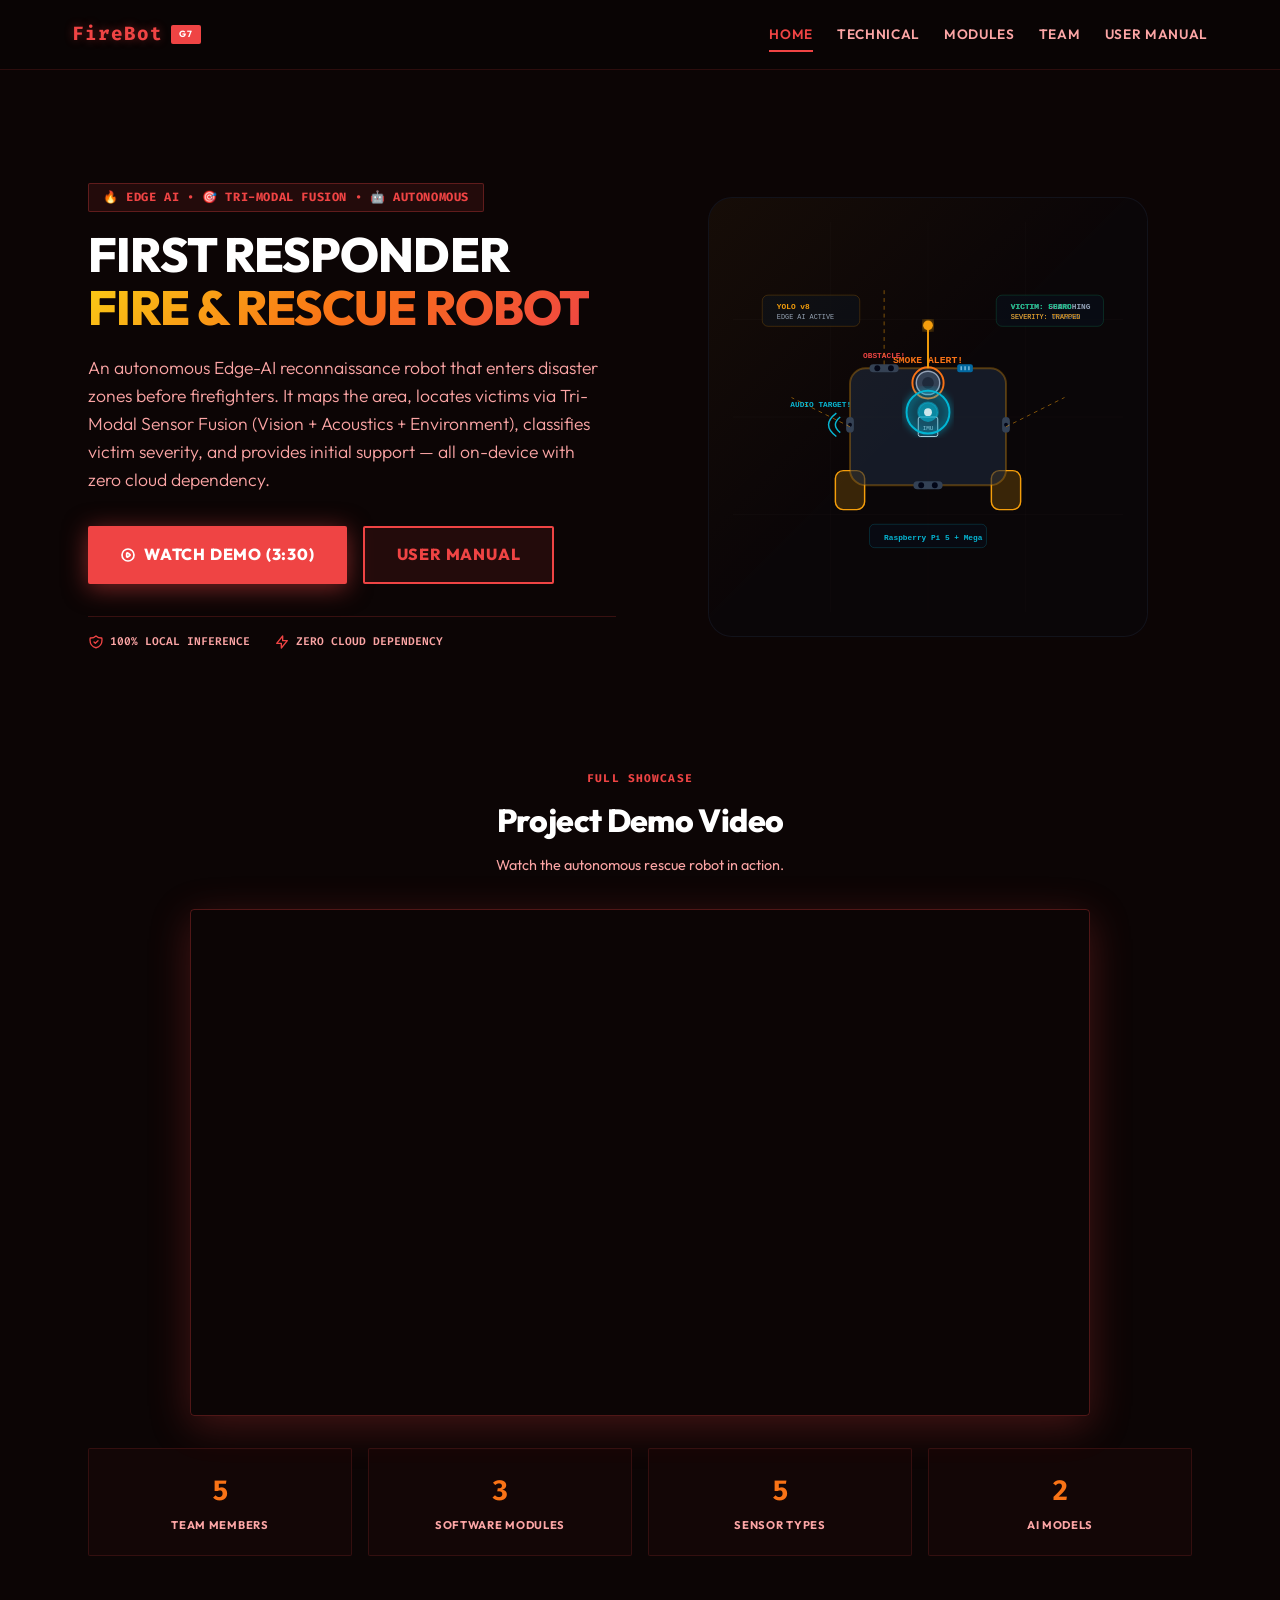
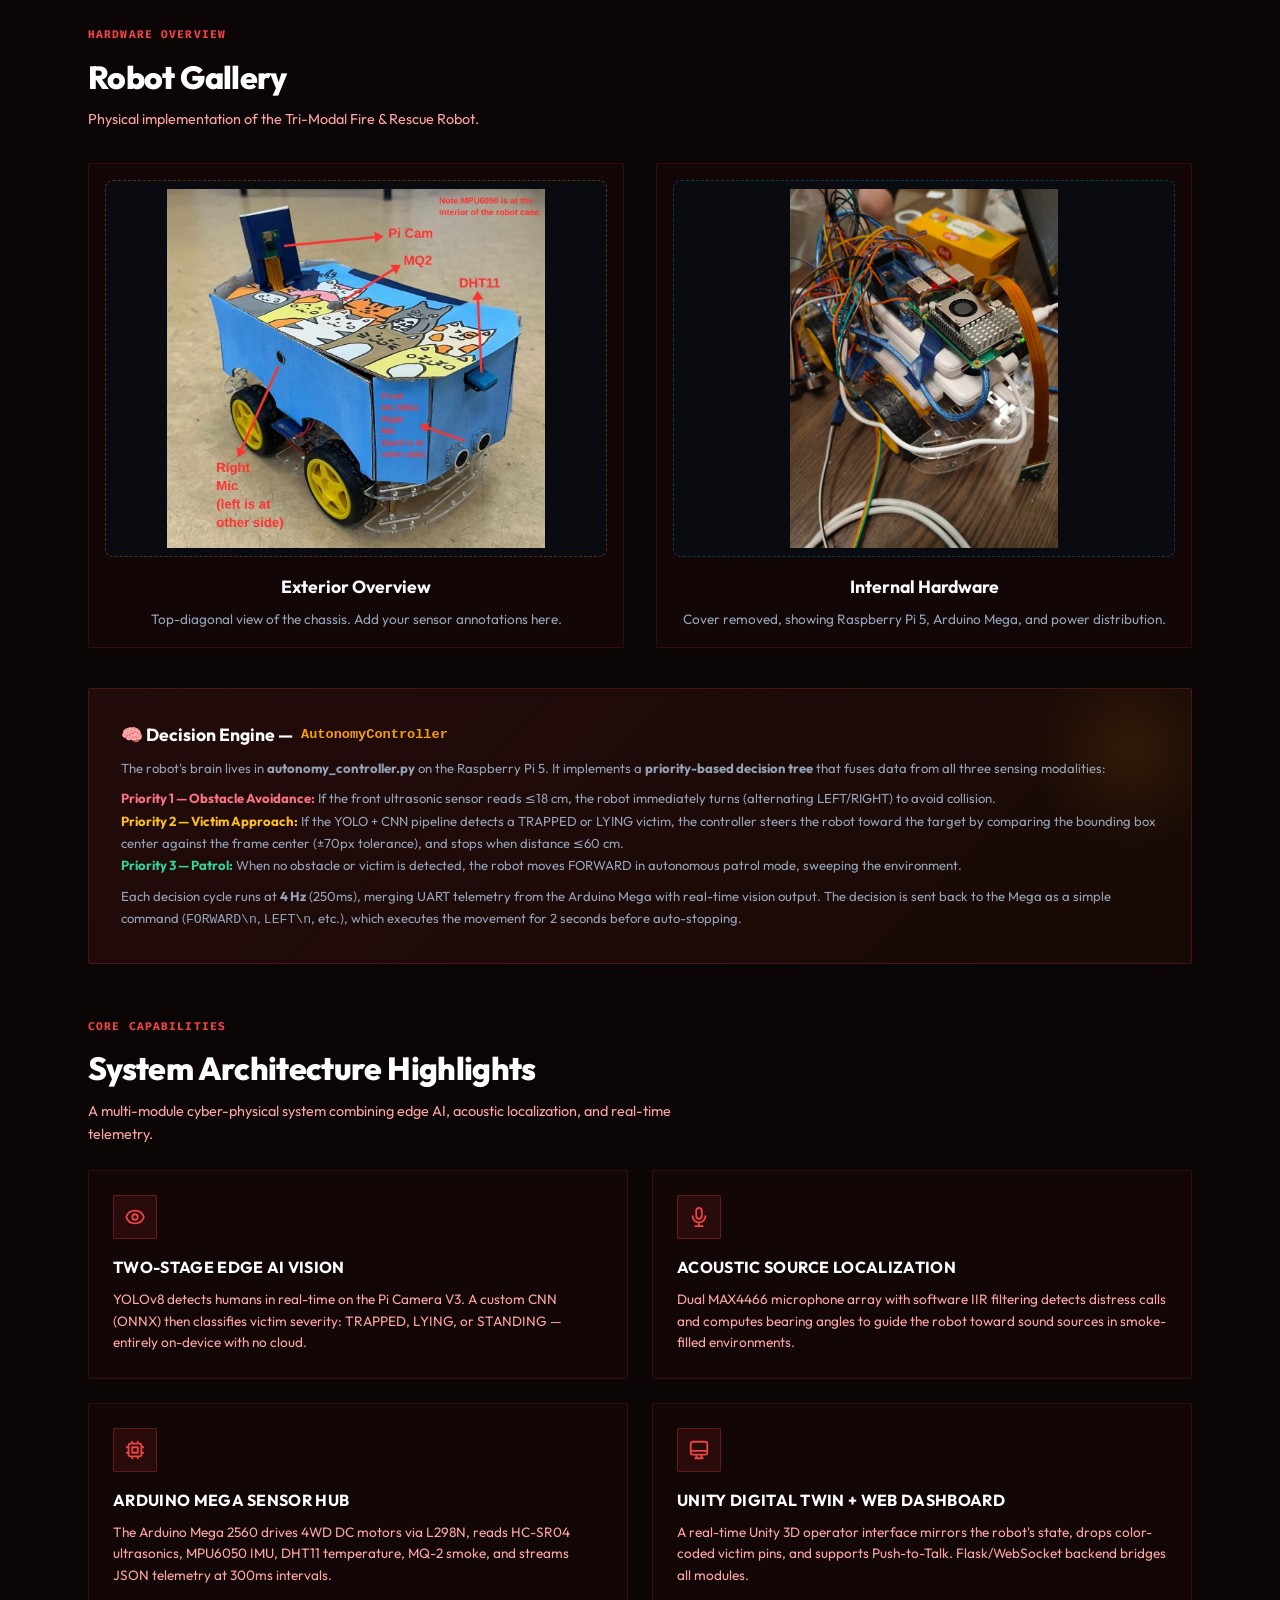
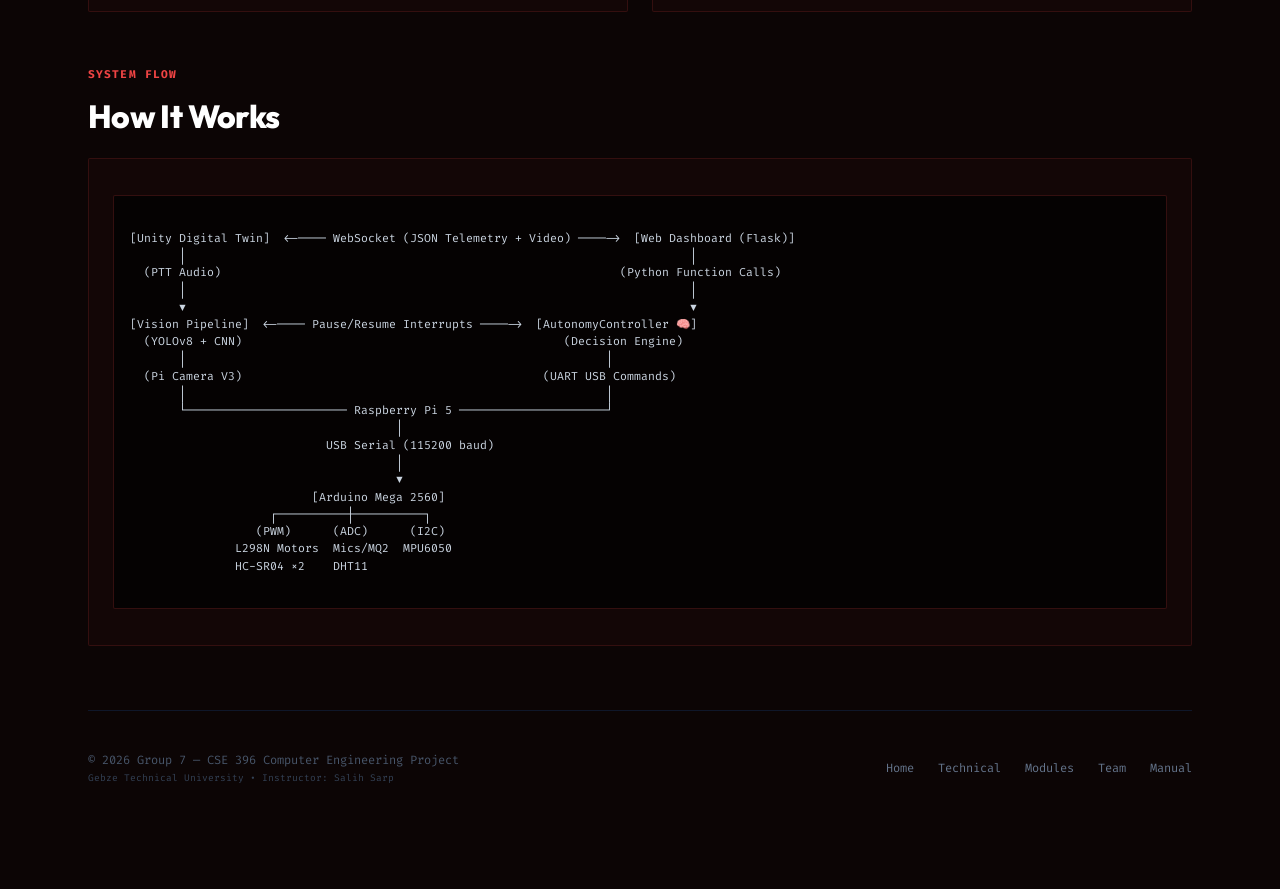
<file: docs/index.html>
<!DOCTYPE html>
<html lang="en">

<head>
  <meta charset="UTF-8">
  <meta name="viewport" content="width=device-width, initial-scale=1.0">
  <meta name="description"
    content="Autonomous First Responder Fire & Rescue Robot — Edge AI-driven reconnaissance robot with Tri-Modal Sensor Fusion, Acoustic Localization, and a Unity Digital Twin.">
  <title>FireBot G7 — Autonomous First Responder Fire &amp; Rescue Robot</title>
  <link rel="preconnect" href="https://fonts.googleapis.com">
  <link rel="preconnect" href="https://fonts.gstatic.com" crossorigin>
  <link
    href="https://fonts.googleapis.com/css2?family=Outfit:wght@300;400;500;600;700;800&family=Fira+Code:wght@400;500;600;700&display=swap"
    rel="stylesheet">
  <link rel="stylesheet" href="styles.css">
</head>

<body>

  <div class="layout">
    <!-- Top Navbar -->
    <header class="top-navbar">
      <div class="navbar-container">
        <div class="navbar-logo">
          <span class="brand">FireBot</span>
          <span class="badge">G7</span>
        </div>
        <button class="hamburger" aria-label="Menu"><svg fill="none" viewBox="0 0 24 24" stroke="currentColor"
            stroke-width="2">
            <path stroke-linecap="round" stroke-linejoin="round" d="M4 6h16M4 12h16M4 18h16" />
          </svg></button>
        <nav class="navbar-nav">
          <a href="index.html" class="nav-link" data-nav="home">Home</a>
          <a href="technical.html" class="nav-link" data-nav="technical">Technical</a>
          <a href="modules.html" class="nav-link" data-nav="modules">Modules</a>
          <a href="team.html" class="nav-link" data-nav="team">Team</a>
          <a href="manual.html" class="nav-link" data-nav="manual">User Manual</a>
        </nav>
      </div>
    </header>

    <!-- Main Content -->
    <main class="main">

      <!-- Hero -->
      <section class="hero">
        <div>
          <div class="hero-badge">🔥 EDGE AI &bull; 🎯 TRI-MODAL FUSION &bull; 🤖 AUTONOMOUS</div>
          <h1>First Responder<br><span class="gradient">Fire &amp; Rescue Robot</span></h1>
          <p>An autonomous Edge-AI reconnaissance robot that enters disaster zones before firefighters. It maps the
            area, locates victims via Tri-Modal Sensor Fusion (Vision + Acoustics + Environment), classifies victim
            severity, and provides initial support — all on-device with zero cloud dependency.</p>
          <div class="hero-actions">
            <a href="https://youtu.be/pukPrtGTnvk" target="_blank" class="btn-primary">
              <svg style="width:16px;height:16px" fill="none" viewBox="0 0 24 24" stroke="currentColor"
                stroke-width="2.5">
                <path stroke-linecap="round" stroke-linejoin="round"
                  d="M14.752 11.168l-3.197-2.132A1 1 0 0010 9.87v4.263a1 1 0 001.555.832l3.197-2.132a1 1 0 000-1.664z" />
                <path stroke-linecap="round" stroke-linejoin="round" d="M21 12a9 9 0 11-18 0 9 9 0 0118 0z" />
              </svg>
              Watch Demo (3:30)
            </a>
            <a href="manual.html" class="btn-outline">User Manual</a>
          </div>
          <div class="hero-trust">
            <div class="trust-item"><svg fill="none" viewBox="0 0 24 24" stroke="currentColor" stroke-width="2">
                <path stroke-linecap="round" stroke-linejoin="round"
                  d="M9 12l2 2 4-4m5.618-4.016A11.955 11.955 0 0112 2.944a11.955 11.955 0 01-8.618 3.04A12.02 12.02 0 003 9c0 5.591 3.824 10.29 9 11.622 5.176-1.332 9-6.03 9-11.622 0-1.042-.133-2.052-.382-3.016z" />
              </svg> 100% LOCAL INFERENCE</div>
            <div class="trust-item"><svg fill="none" viewBox="0 0 24 24" stroke="currentColor" stroke-width="2">
                <path stroke-linecap="round" stroke-linejoin="round" d="M13 10V3L4 14h7v7l9-11h-7z" />
              </svg> ZERO CLOUD DEPENDENCY</div>
          </div>
        </div>
        <div class="robot-visual">
          <svg viewBox="0 0 400 400" fill="none" xmlns="http://www.w3.org/2000/svg">
            <defs>
              <linearGradient id="g1" x1="0%" y1="0%" x2="100%" y2="100%">
                <stop offset="0%" stop-color="#f59e0b" stop-opacity="0.8" />
                <stop offset="100%" stop-color="#f97316" stop-opacity="0.2" />
              </linearGradient>
              <filter id="glow">
                <feGaussianBlur stdDeviation="4" result="b" />
                <feComposite in="SourceGraphic" in2="b" operator="over" />
              </filter>
            </defs>
            <!-- Grid -->
            <g stroke="rgba(255,255,255,.02)" stroke-width="1">
              <line x1="0" y1="100" x2="400" y2="100" />
              <line x1="0" y1="200" x2="400" y2="200" />
              <line x1="0" y1="300" x2="400" y2="300" />
              <line x1="100" y1="0" x2="100" y2="400" />
              <line x1="200" y1="0" x2="200" y2="400" />
              <line x1="300" y1="0" x2="300" y2="400" />
            </g>
            <!-- Radar Pulse -->
            <circle cx="200" cy="195" r="10" fill="none" stroke="#06b6d4" stroke-width="2" class="anim-radar"></circle>

            <!-- Robot Chassis (storyline bobbing/rotating) -->
            <g class="anim-story-chassis">

              <!-- Wheels (moved inside chassis to rotate with it) -->
              <g class="anim-wheel">
                <rect x="105" y="255" width="30" height="40" rx="8" fill="rgba(245,158,11,.2)" stroke="#f59e0b"
                  stroke-width="1.5" />
                <rect x="265" y="255" width="30" height="40" rx="8" fill="rgba(245,158,11,.2)" stroke="#f59e0b"
                  stroke-width="1.5" />
              </g>

              <!-- Robot body -->
              <rect x="120" y="150" width="160" height="120" rx="16" fill="rgba(30,41,59,.6)"
                stroke="rgba(245,158,11,.3)" stroke-width="2" />

              <!-- MPU6050 Center -->
              <rect x="190" y="200" width="20" height="20" fill="#1e293b" stroke="#cbd5e1" stroke-width="1" rx="2" />
              <text x="200" y="213" fill="#cbd5e1" font-size="6" text-anchor="middle" font-family="monospace">IMU</text>

              <!-- MQ-2 Top (Smoke) -->
              <circle cx="200" cy="165" r="12" fill="#334155" stroke="#94a3b8" stroke-width="1.5" />
              <circle cx="200" cy="165" r="6" fill="#1e293b" />
              <g class="anim-story-smoke">
                <text x="200" y="145" fill="#f97316" font-size="10" text-anchor="middle" font-weight="bold"
                  font-family="monospace">SMOKE ALERT!</text>
                <circle cx="200" cy="165" r="16" fill="none" stroke="#f97316" stroke-width="2" class="anim-radar" />
              </g>

              <!-- HC-SR04 Front -->
              <rect x="140" y="146" width="30" height="8" fill="#334155" rx="4" />
              <circle cx="148" cy="150" r="3" fill="#020617" />
              <circle cx="162" cy="150" r="3" fill="#020617" />
              <text x="155" y="140" fill="#ef4444" font-size="8" text-anchor="middle" font-weight="bold"
                font-family="monospace" class="anim-story-obs-text">OBSTACLE!</text>

              <!-- DHT11 Front -->
              <rect x="230" y="146" width="16" height="8" fill="#0369a1" rx="2" />
              <line x1="234" y1="148" x2="234" y2="152" stroke="#bae6fd" stroke-width="1" />
              <line x1="238" y1="148" x2="238" y2="152" stroke="#bae6fd" stroke-width="1" />
              <line x1="242" y1="148" x2="242" y2="152" stroke="#bae6fd" stroke-width="1" />

              <!-- HC-SR04 Back -->
              <rect x="185" y="266" width="30" height="8" fill="#334155" rx="4" />
              <circle cx="193" cy="270" r="3" fill="#020617" />
              <circle cx="207" cy="270" r="3" fill="#020617" />

              <!-- Microphones Left & Right -->
              <rect x="116" y="200" width="8" height="16" fill="#334155" rx="4" />
              <circle cx="120" cy="208" r="2" fill="#020617" />
              <g class="anim-story-audio">
                <text x="90" y="190" fill="#06b6d4" font-size="8" text-anchor="middle" font-weight="bold"
                  font-family="monospace">AUDIO TARGET!</text>
                <path d="M110 200 Q100 208 110 216" fill="none" stroke="#06b6d4" stroke-width="1.5" />
                <path d="M106 196 Q90 208 106 220" fill="none" stroke="#06b6d4" stroke-width="1.5" />
              </g>

              <rect x="276" y="200" width="8" height="16" fill="#334155" rx="4" />
              <circle cx="280" cy="208" r="2" fill="#020617" />

              <!-- Camera eye scanning -->
              <g class="anim-eye">
                <circle cx="200" cy="195" r="22" fill="rgba(6,182,212,.15)" stroke="#06b6d4" stroke-width="2"
                  filter="url(#glow)" />
                <circle cx="200" cy="195" r="10" fill="#06b6d4" opacity=".6" />
                <circle cx="200" cy="195" r="4" fill="#fff" opacity=".8" />
              </g>

              <!-- Antenna -->
              <line x1="200" y1="150" x2="200" y2="110" stroke="#f59e0b" stroke-width="2" />
              <circle cx="200" cy="106" r="5" fill="#f59e0b" filter="url(#glow)" class="anim-ant"></circle>

              <!-- Sensor beams -->
              <g opacity=".5">
                <line x1="120" y1="210" x2="60" y2="180" stroke="#f59e0b" stroke-width="1" stroke-dasharray="4 4"
                  class="anim-beam"></line>
                <line x1="280" y1="210" x2="340" y2="180" stroke="#f59e0b" stroke-width="1" stroke-dasharray="4 4"
                  class="anim-beam"></line>
                <!-- Front Beam with Storyline Colors -->
                <line x1="155" y1="146" x2="155" y2="70" stroke="#f59e0b" stroke-width="1" stroke-dasharray="4 4"
                  class="anim-story-front"></line>
              </g>
            </g>
            <!-- Labels -->
            <rect x="30" y="75" width="100" height="32" rx="6" fill="rgba(9,13,22,.85)" stroke="rgba(245,158,11,.2)" />
            <text x="45" y="89" fill="#f59e0b" font-family="monospace" font-size="8" font-weight="bold">YOLO v8</text>
            <text x="45" y="99" fill="#94a3b8" font-family="monospace" font-size="7">EDGE AI ACTIVE</text>

            <rect x="270" y="75" width="110" height="32" rx="6" fill="rgba(9,13,22,.85)" stroke="rgba(16,185,129,.2)" />
            <g class="anim-status-1">
              <text x="285" y="89" fill="#94a3b8" font-family="monospace" font-size="8" font-weight="bold">VICTIM:
                SEARCHING</text>
              <text x="285" y="99" fill="#64748b" font-family="monospace" font-size="7">SEVERITY: UNKNOWN</text>
            </g>
            <g class="anim-status-2">
              <text x="285" y="89" fill="#10b981" font-family="monospace" font-size="8" font-weight="bold">VICTIM:
                FOUND</text>
              <text x="285" y="99" fill="#f59e0b" font-family="monospace" font-size="7">SEVERITY: TRAPPED</text>
            </g>
            <!-- Pi 5 label -->
            <rect x="140" y="310" width="120" height="24" rx="5" fill="rgba(9,13,22,.8)" stroke="rgba(6,182,212,.2)" />
            <text x="155" y="326" fill="#06b6d4" font-family="monospace" font-size="8" font-weight="bold">Raspberry Pi 5
              + Mega</text>
          </svg>
        </div>
      </section>

      <!-- Video Showcase -->
      <section class="obs-fade" style="margin-top:2rem; text-align:center;">
        <span class="section-label">FULL SHOWCASE</span>
        <h2 class="section-title">Project Demo Video</h2>
        <p class="section-desc" style="margin: 0.5rem auto 0; text-align:center;">Watch the autonomous rescue robot in action.</p>
        <div class="video-container">
          <iframe src="https://www.youtube.com/embed/pukPrtGTnvk" title="FireBot G7 Demo" allow="accelerometer; autoplay; clipboard-write; encrypted-media; gyroscope; picture-in-picture" allowfullscreen></iframe>
        </div>
      </section>

      <!-- Stats -->
      <div class="stats-grid obs-fade">
        <div class="stat-card">
          <div class="stat-val" data-counter data-target="8">0</div>
          <div class="stat-label">Team Members</div>
        </div>
        <div class="stat-card">
          <div class="stat-val" data-counter data-target="5">0</div>
          <div class="stat-label">Software Modules</div>
        </div>
        <div class="stat-card">
          <div class="stat-val" data-counter data-target="7">0</div>
          <div class="stat-label">Sensor Types</div>
        </div>
        <div class="stat-card">
          <div class="stat-val" data-counter data-target="3">0</div>
          <div class="stat-label">AI Models</div>
        </div>
      </div>

      <!-- Hardware Overview Photos -->
      <section class="obs-fade" style="margin-top:4rem">
        <span class="section-label">HARDWARE OVERVIEW</span>
        <h2 class="section-title">Robot Gallery</h2>
        <p class="section-desc">Physical implementation of the Tri-Modal Fire & Rescue Robot.</p>

        <div style="display:grid;grid-template-columns:repeat(auto-fit,minmax(300px,1fr));gap:2rem;margin-top:2rem">
          <div class="glass-card" style="padding:1rem;text-align:center">
            <div
              style="aspect-ratio:4/3;background:rgba(9,13,22,.8);border:1px dashed rgba(245,158,11,.3);border-radius:.5rem;display:flex;align-items:center;justify-content:center;margin-bottom:1rem;overflow:hidden;padding:.5rem">
              <img src="robot_overview.jpg" alt="Robot Overview"
                style="max-width:100%;max-height:100%;width:auto;height:auto;object-fit:contain"
                onerror="this.style.display='none';this.nextElementSibling.style.display='flex'">
              <div
                style="color:#64748b;font-family:var(--font-mono);font-size:.8rem;display:none;align-items:center;justify-content:center;height:100%;flex-direction:column;gap:.5rem">
                <svg fill="none" viewBox="0 0 24 24" stroke="currentColor" stroke-width="1.5"
                  style="width:32px;height:32px;opacity:0.5">
                  <path stroke-linecap="round" stroke-linejoin="round"
                    d="M4 16l4.586-4.586a2 2 0 012.828 0L16 16m-2-2l1.586-1.586a2 2 0 012.828 0L20 14m-6-6h.01M6 20h12a2 2 0 002-2V6a2 2 0 00-2-2H6a2 2 0 00-2 2v12a2 2 0 002 2z">
                  </path>
                </svg>
                Waiting for robot_overview.jpg...
              </div>
            </div>
            <h3 style="font-size:1.1rem;color:#f8fafc">Exterior Overview</h3>
            <p style="font-size:.85rem;color:#94a3b8;margin-top:.5rem">Top-diagonal view of the chassis. Add your sensor
              annotations here.</p>
          </div>
          <div class="glass-card" style="padding:1rem;text-align:center">
            <div
              style="aspect-ratio:4/3;background:rgba(9,13,22,.8);border:1px dashed rgba(6,182,212,.3);border-radius:.5rem;display:flex;align-items:center;justify-content:center;margin-bottom:1rem;overflow:hidden;padding:.5rem">
              <img src="inside.jpeg" alt="Robot Inside View"
                style="max-width:100%;max-height:100%;width:auto;height:auto;object-fit:contain"
                onerror="this.style.display='none';this.nextElementSibling.style.display='flex'">
              <div
                style="color:#64748b;font-family:var(--font-mono);font-size:.8rem;display:none;align-items:center;justify-content:center;height:100%;flex-direction:column;gap:.5rem">
                <svg fill="none" viewBox="0 0 24 24" stroke="currentColor" stroke-width="1.5"
                  style="width:32px;height:32px;opacity:0.5">
                  <path stroke-linecap="round" stroke-linejoin="round"
                    d="M9 3v2m6-2v2M9 19v2m6-2v2M5 9H3m2 6H3m18-6h-2m2 6h-2M7 19h10a2 2 0 002-2V7a2 2 0 00-2-2H7a2 2 0 00-2 2v10a2 2 0 002 2zM9 9h6v6H9V9z">
                  </path>
                </svg>
                Waiting for inside.jpeg...
              </div>
            </div>
            <h3 style="font-size:1.1rem;color:#f8fafc">Internal Hardware</h3>
            <p style="font-size:.85rem;color:#94a3b8;margin-top:.5rem">Cover removed, showing Raspberry Pi 5, Arduino
              Mega, and power distribution.</p>
          </div>
        </div>
      </section>

      <!-- Decision Engine Highlight -->
      <div class="decision-banner obs-fade">
        <h3>🧠 Decision Engine — <code style="font-size:.85rem;color:#f59e0b">AutonomyController</code></h3>
        <p>The robot's brain lives in <strong>autonomy_controller.py</strong> on the Raspberry Pi 5. It implements a
          <strong>priority-based decision tree</strong> that fuses data from all three sensing modalities:
        </p>
        <p style="margin-top:.5rem"><strong style="color:#fb7185">Priority 1 — Obstacle Avoidance:</strong> If the front
          ultrasonic sensor reads ≤18 cm, the robot immediately turns (alternating LEFT/RIGHT) to avoid collision.<br>
          <strong style="color:#fbbf24">Priority 2 — Victim Approach:</strong> If the YOLO + CNN pipeline detects a
          TRAPPED or LYING victim, the controller steers the robot toward the target by comparing the bounding box
          center against the frame center (±70px tolerance), and stops when distance ≤60 cm.<br>
          <strong style="color:#34d399">Priority 3 — Patrol:</strong> When no obstacle or victim is detected, the robot
          moves FORWARD in autonomous patrol mode, sweeping the environment.
        </p>
        <p style="margin-top:.5rem">Each decision cycle runs at <strong>4 Hz</strong> (250ms), merging UART telemetry
          from the Arduino Mega with real-time vision output. The decision is sent back to the Mega as a simple command
          (<code>FORWARD\n</code>, <code>LEFT\n</code>, etc.), which executes the movement for 2 seconds before
          auto-stopping.</p>
      </div>

      <!-- Features -->
      <section class="obs-fade" style="margin-top:3rem">
        <span class="section-label">CORE CAPABILITIES</span>
        <h2 class="section-title">System Architecture Highlights</h2>
        <p class="section-desc">A multi-module cyber-physical system combining edge AI, acoustic localization, and
          real-time telemetry.</p>
        <div class="feature-grid" style="margin-top:1.5rem">
          <div class="glass-card feature-card">
            <div class="feature-icon"><svg fill="none" viewBox="0 0 24 24" stroke="currentColor" stroke-width="2">
                <path stroke-linecap="round" stroke-linejoin="round" d="M15 12a3 3 0 11-6 0 3 3 0 016 0z" />
                <path stroke-linecap="round" stroke-linejoin="round"
                  d="M2.458 12C3.732 7.943 7.523 5 12 5c4.478 0 8.268 2.943 9.542 7-1.274 4.057-5.064 7-9.542 7-4.477 0-8.268-2.943-9.542-7z" />
              </svg></div>
            <h3>Two-Stage Edge AI Vision</h3>
            <p>YOLOv8 detects humans in real-time on the Pi Camera V3. A custom CNN (ONNX) then classifies victim
              severity: TRAPPED, LYING, or STANDING — entirely on-device with no cloud.</p>
          </div>
          <div class="glass-card feature-card">
            <div class="feature-icon"><svg fill="none" viewBox="0 0 24 24" stroke="currentColor" stroke-width="2">
                <path stroke-linecap="round" stroke-linejoin="round"
                  d="M19 11a7 7 0 01-7 7m0 0a7 7 0 01-7-7m7 7v4m0 0H8m4 0h4m-4-8a3 3 0 01-3-3V5a3 3 0 116 0v6a3 3 0 01-3 3z" />
              </svg></div>
            <h3>Acoustic Source Localization</h3>
            <p>Dual MAX4466 microphone array with software IIR filtering detects distress calls and computes bearing
              angles to guide the robot toward sound sources in smoke-filled environments.</p>
          </div>
          <div class="glass-card feature-card">
            <div class="feature-icon"><svg fill="none" viewBox="0 0 24 24" stroke="currentColor" stroke-width="2">
                <path stroke-linecap="round" stroke-linejoin="round"
                  d="M9 3v2m6-2v2M9 19v2m6-2v2M5 9H3m2 6H3m18-6h-2m2 6h-2M7 19h10a2 2 0 002-2V7a2 2 0 00-2-2H7a2 2 0 00-2 2v10a2 2 0 002 2zM9 9h6v6H9V9z" />
              </svg></div>
            <h3>Arduino Mega Sensor Hub</h3>
            <p>The Arduino Mega 2560 drives 4WD DC motors via L298N, reads HC-SR04 ultrasonics, MPU6050 IMU, DHT11
              temperature, MQ-2 smoke, and streams JSON telemetry at 300ms intervals.</p>
          </div>
          <div class="glass-card feature-card">
            <div class="feature-icon"><svg fill="none" viewBox="0 0 24 24" stroke="currentColor" stroke-width="2">
                <path stroke-linecap="round" stroke-linejoin="round"
                  d="M9.75 17L9 20l-1 1h8l-1-1-.75-3M3 13h18M5 17h14a2 2 0 002-2V5a2 2 0 00-2-2H5a2 2 0 00-2 2v10a2 2 0 002 2z" />
              </svg></div>
            <h3>Unity Digital Twin + Web Dashboard</h3>
            <p>A real-time Unity 3D operator interface mirrors the robot's state, drops color-coded victim pins, and
              supports Push-to-Talk. Flask/WebSocket backend bridges all modules.</p>
          </div>
        </div>
      </section>

      <!-- Architecture Overview -->
      <section class="obs-fade" style="margin-top:3rem">
        <span class="section-label">SYSTEM FLOW</span>
        <h2 class="section-title">How It Works</h2>
        <div class="glass-card" style="padding:1.5rem;margin-top:1rem">
          <div class="code-block" style="font-size:.72rem;line-height:1.5">
[Unity Digital Twin]  ⟵──── WebSocket (JSON Telemetry + Video) ────⟶  [Web Dashboard (Flask)]
       │                                                                        │
  (PTT Audio)                                                         (Python Function Calls)
       │                                                                        │
       ▼                                                                        ▼
[Vision Pipeline]  ⟵──── Pause/Resume Interrupts ────⟶  [AutonomyController 🧠]
  (YOLOv8 + CNN)                                              (Decision Engine)
       │                                                            │
  (Pi Camera V3)                                           (UART USB Commands)
       │                                                            │
       └─────────────────────── Raspberry Pi 5 ─────────────────────┘
                                      │
                            USB Serial (115200 baud)
                                      │
                                      ▼
                          [Arduino Mega 2560]
                    ┌──────────┼──────────┐
                  (PWM)      (ADC)      (I2C)
               L298N Motors  Mics/MQ2  MPU6050
               HC-SR04 ×2    DHT11
          </div>
        </div>
      </section>

      <footer>
        <div>
          <p>&copy; 2026 Group 7 — CSE 396 Computer Engineering Project</p>
          <p style="font-size:.6rem;color:#334155">Gebze Technical University &bull; Instructor: Salih Sarp</p>
        </div>
        <nav>
          <a href="index.html">Home</a>
          <a href="technical.html">Technical</a>
          <a href="modules.html">Modules</a>
          <a href="team.html">Team</a>
          <a href="manual.html">Manual</a>
        </nav>
      </footer>

    </main>
  </div>
  <script src="app.js"></script>
</body>

</html>
</file>
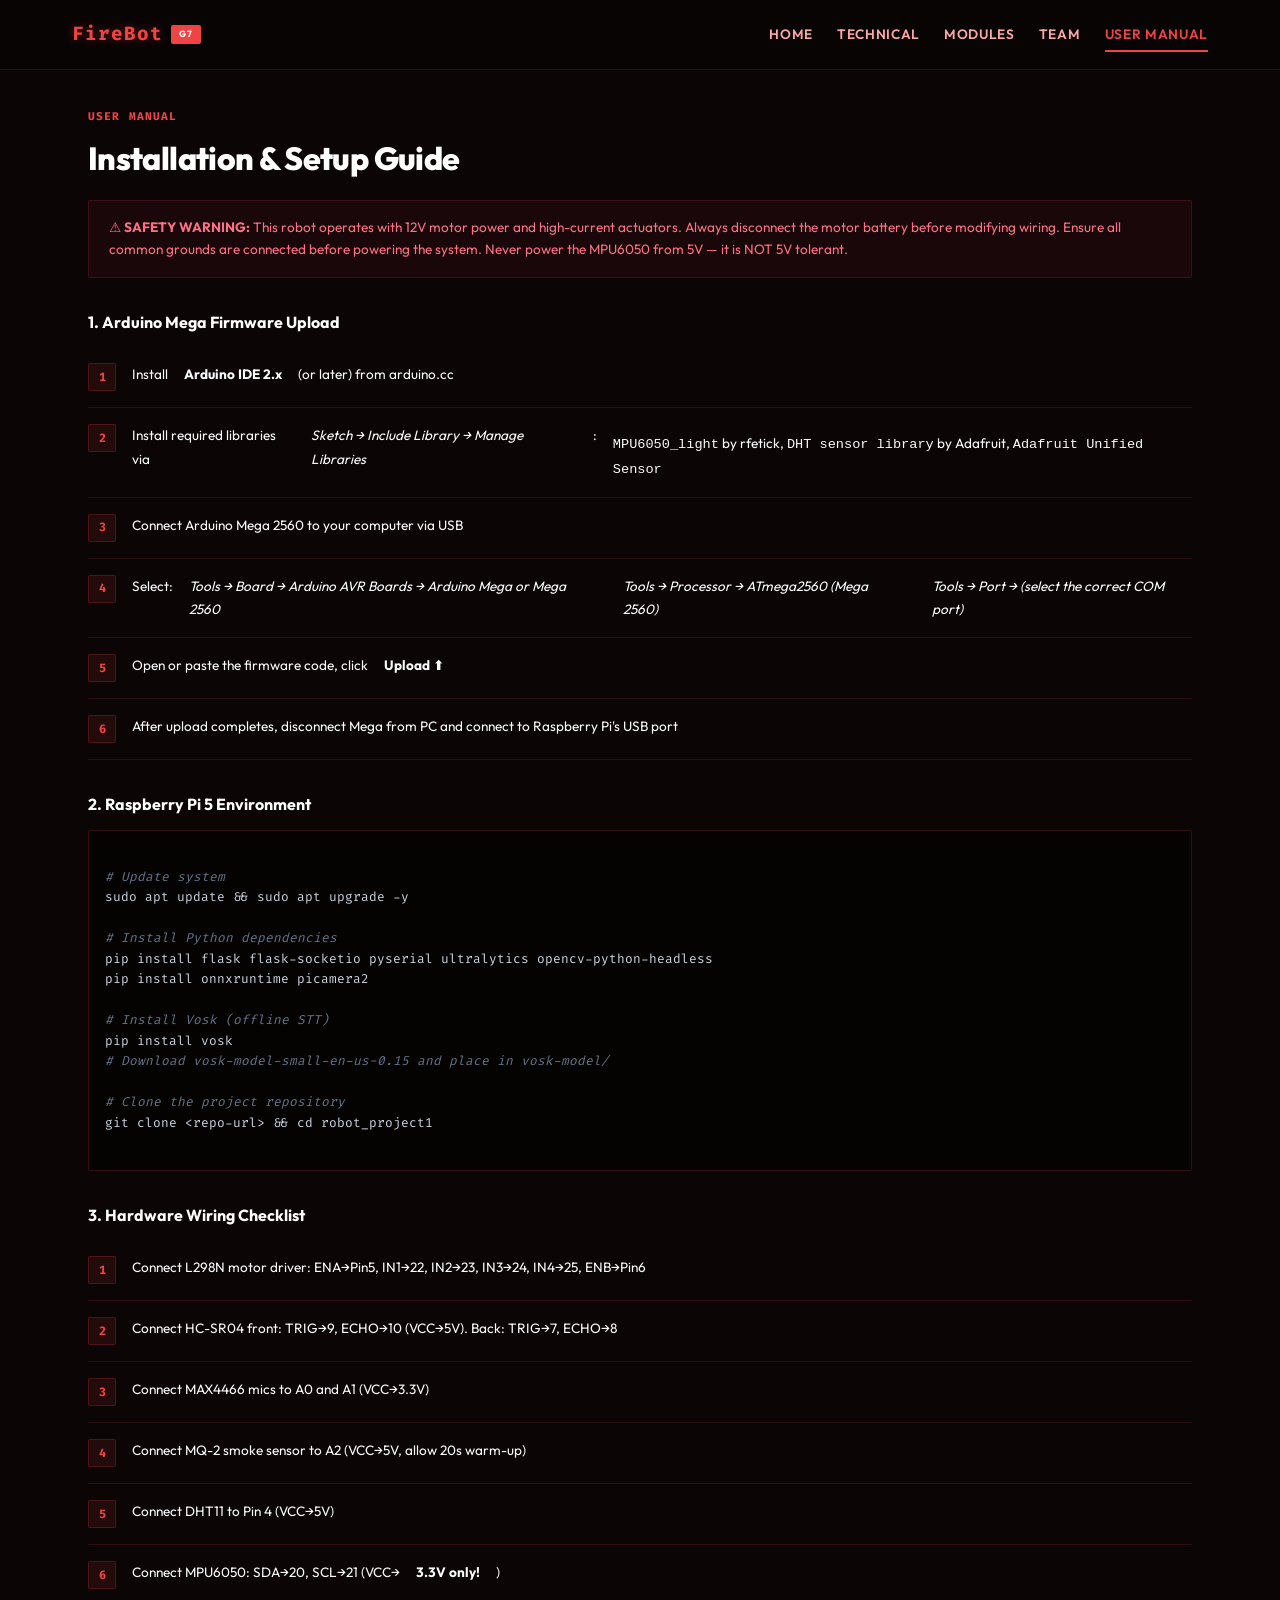
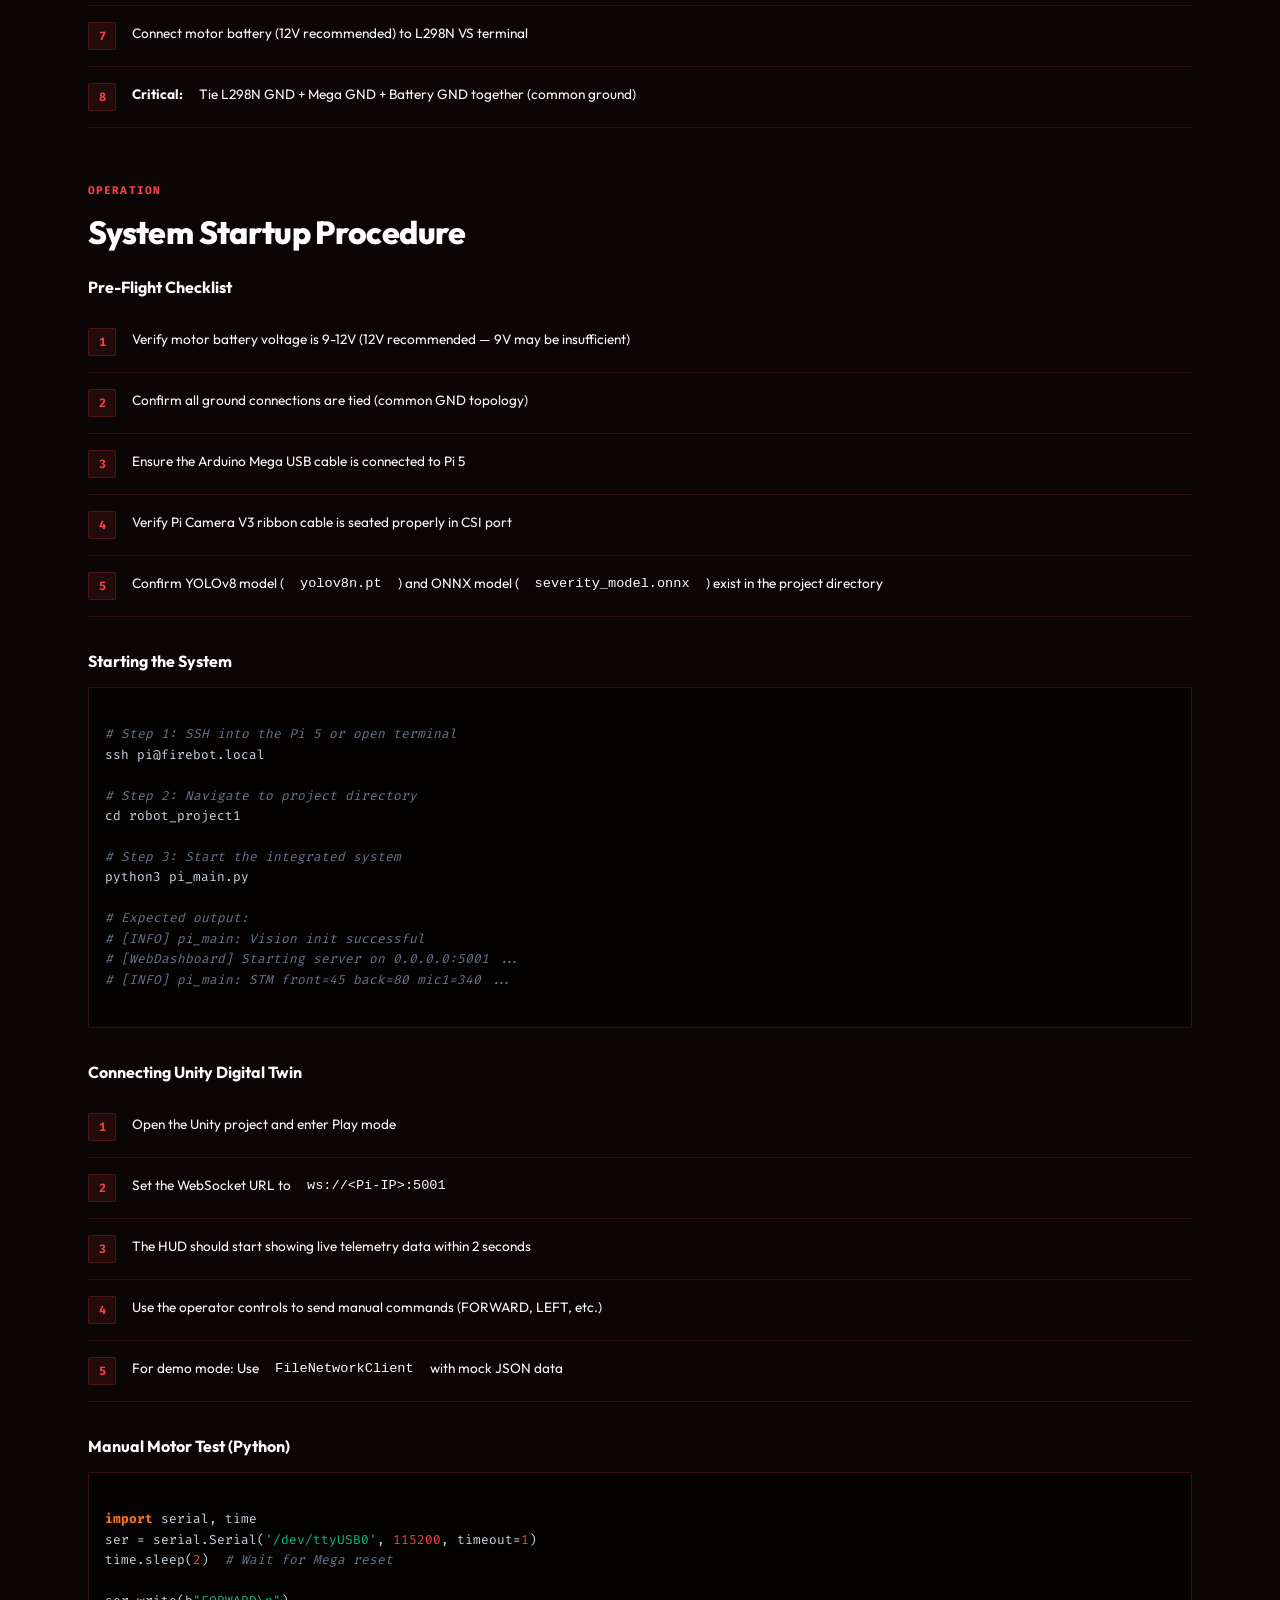
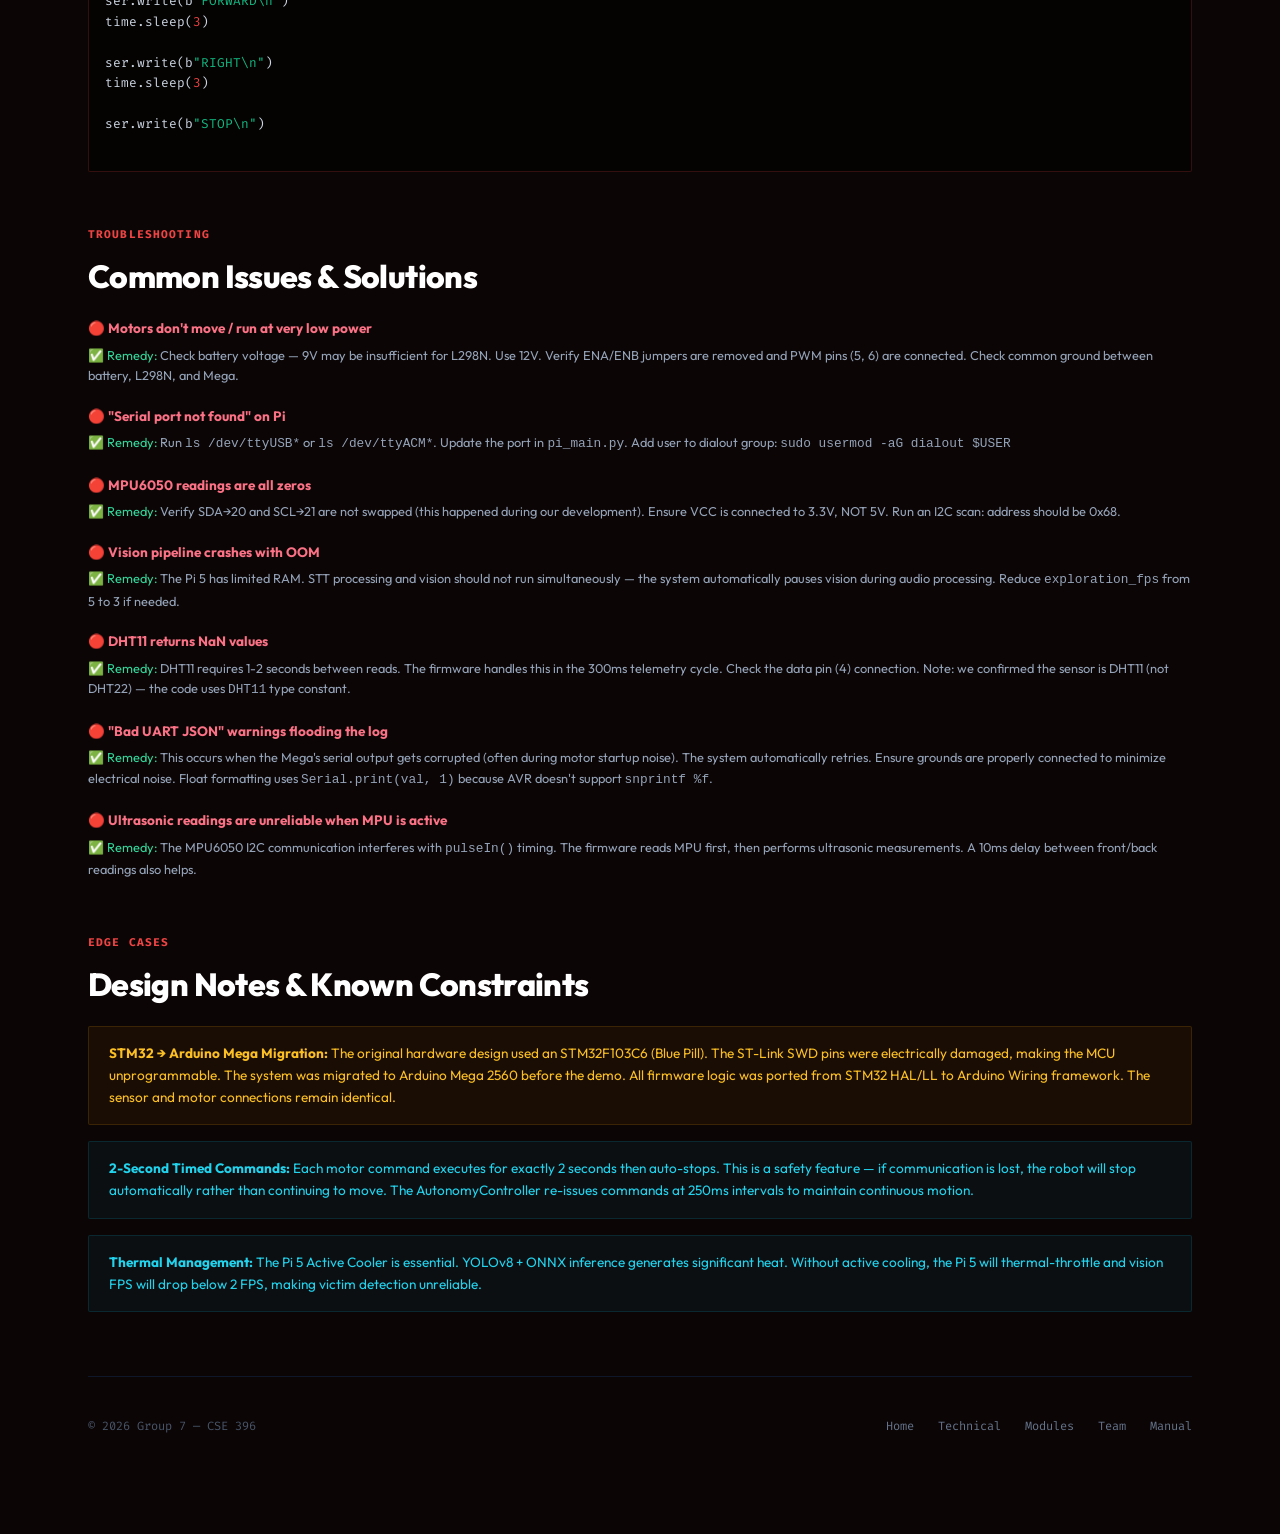
<file: docs/manual.html>
<!DOCTYPE html>
<html lang="en">
<head>
  <meta charset="UTF-8"><meta name="viewport" content="width=device-width, initial-scale=1.0">
  <title>User Manual — FireBot G7</title>
  <link rel="preconnect" href="https://fonts.googleapis.com"><link rel="preconnect" href="https://fonts.gstatic.com" crossorigin>
  <link href="https://fonts.googleapis.com/css2?family=Outfit:wght@300;400;500;600;700;800&family=Fira+Code:wght@400;500;600;700&display=swap" rel="stylesheet">
  <link rel="stylesheet" href="styles.css">
</head>
<body>
<div class="layout">
<!-- Top Navbar -->
<header class="top-navbar">
  <div class="navbar-container">
    <div class="navbar-logo">
      <span class="brand">FireBot</span>
      <span class="badge">G7</span>
    </div>
    <button class="hamburger" aria-label="Menu"><svg fill="none" viewBox="0 0 24 24" stroke="currentColor" stroke-width="2"><path stroke-linecap="round" stroke-linejoin="round" d="M4 6h16M4 12h16M4 18h16"/></svg></button>
    <nav class="navbar-nav">
      <a href="index.html" class="nav-link" data-nav="home">Home</a>
      <a href="technical.html" class="nav-link" data-nav="technical">Technical</a>
      <a href="modules.html" class="nav-link" data-nav="modules">Modules</a>
      <a href="team.html" class="nav-link" data-nav="team">Team</a>
      <a href="manual.html" class="nav-link" data-nav="manual">User Manual</a>
    </nav>
  </div>
</header>

<!-- Main Content -->
<main class="main">

<!-- Installation -->
<section class="obs-fade">
  <span class="section-label">USER MANUAL</span>
  <h2 class="section-title">Installation &amp; Setup Guide</h2>

  <div class="alert alert-danger" style="margin-top:1rem">
    <strong>⚠️ SAFETY WARNING:</strong> This robot operates with 12V motor power and high-current actuators. Always disconnect the motor battery before modifying wiring. Ensure all common grounds are connected before powering the system. Never power the MPU6050 from 5V — it is NOT 5V tolerant.
  </div>

  <h3 style="font-size:1rem;font-weight:700;color:#fff;margin-top:2rem">1. Arduino Mega Firmware Upload</h3>
  <ol class="step-list" style="margin-top:.75rem">
    <li>Install <strong>Arduino IDE 2.x</strong> (or later) from arduino.cc</li>
    <li>Install required libraries via <em>Sketch → Include Library → Manage Libraries</em>:
      <div style="margin-top:.5rem"><code>MPU6050_light</code> by rfetick, <code>DHT sensor library</code> by Adafruit, <code>Adafruit Unified Sensor</code></div>
    </li>
    <li>Connect Arduino Mega 2560 to your computer via USB</li>
    <li>Select: <em>Tools → Board → Arduino AVR Boards → Arduino Mega or Mega 2560</em><br>
      <em>Tools → Processor → ATmega2560 (Mega 2560)</em><br>
      <em>Tools → Port → (select the correct COM port)</em></li>
    <li>Open or paste the firmware code, click <strong>Upload ⬆️</strong></li>
    <li>After upload completes, disconnect Mega from PC and connect to Raspberry Pi's USB port</li>
  </ol>

  <h3 style="font-size:1rem;font-weight:700;color:#fff;margin-top:2rem">2. Raspberry Pi 5 Environment</h3>
  <div class="code-block" style="margin-top:.75rem">
<span class="cm"># Update system</span>
sudo apt update && sudo apt upgrade -y

<span class="cm"># Install Python dependencies</span>
pip install flask flask-socketio pyserial ultralytics opencv-python-headless
pip install onnxruntime picamera2

<span class="cm"># Install Vosk (offline STT)</span>
pip install vosk
<span class="cm"># Download vosk-model-small-en-us-0.15 and place in vosk-model/</span>

<span class="cm"># Clone the project repository</span>
git clone &lt;repo-url&gt; && cd robot_project1
  </div>

  <h3 style="font-size:1rem;font-weight:700;color:#fff;margin-top:2rem">3. Hardware Wiring Checklist</h3>
  <ol class="step-list" style="margin-top:.75rem">
    <li>Connect L298N motor driver: ENA→Pin5, IN1→22, IN2→23, IN3→24, IN4→25, ENB→Pin6</li>
    <li>Connect HC-SR04 front: TRIG→9, ECHO→10 (VCC→5V). Back: TRIG→7, ECHO→8</li>
    <li>Connect MAX4466 mics to A0 and A1 (VCC→3.3V)</li>
    <li>Connect MQ-2 smoke sensor to A2 (VCC→5V, allow 20s warm-up)</li>
    <li>Connect DHT11 to Pin 4 (VCC→5V)</li>
    <li>Connect MPU6050: SDA→20, SCL→21 (VCC→<strong>3.3V only!</strong>)</li>
    <li>Connect motor battery (12V recommended) to L298N VS terminal</li>
    <li><strong>Critical:</strong> Tie L298N GND + Mega GND + Battery GND together (common ground)</li>
  </ol>
</section>

<!-- Startup -->
<section class="obs-fade" style="margin-top:3rem">
  <span class="section-label">OPERATION</span>
  <h2 class="section-title">System Startup Procedure</h2>

  <h3 style="font-size:1rem;font-weight:700;color:#fff;margin-top:1rem">Pre-Flight Checklist</h3>
  <ol class="step-list" style="margin-top:.75rem">
    <li>Verify motor battery voltage is 9-12V (12V recommended — 9V may be insufficient)</li>
    <li>Confirm all ground connections are tied (common GND topology)</li>
    <li>Ensure the Arduino Mega USB cable is connected to Pi 5</li>
    <li>Verify Pi Camera V3 ribbon cable is seated properly in CSI port</li>
    <li>Confirm YOLOv8 model (<code>yolov8n.pt</code>) and ONNX model (<code>severity_model.onnx</code>) exist in the project directory</li>
  </ol>

  <h3 style="font-size:1rem;font-weight:700;color:#fff;margin-top:2rem">Starting the System</h3>
  <div class="code-block" style="margin-top:.75rem">
<span class="cm"># Step 1: SSH into the Pi 5 or open terminal</span>
ssh pi@firebot.local

<span class="cm"># Step 2: Navigate to project directory</span>
cd robot_project1

<span class="cm"># Step 3: Start the integrated system</span>
python3 pi_main.py

<span class="cm"># Expected output:</span>
<span class="cm"># [INFO] pi_main: Vision init successful</span>
<span class="cm"># [WebDashboard] Starting server on 0.0.0.0:5001 ...</span>
<span class="cm"># [INFO] pi_main: STM front=45 back=80 mic1=340 ...</span>
  </div>

  <h3 style="font-size:1rem;font-weight:700;color:#fff;margin-top:2rem">Connecting Unity Digital Twin</h3>
  <ol class="step-list" style="margin-top:.75rem">
    <li>Open the Unity project and enter Play mode</li>
    <li>Set the WebSocket URL to <code>ws://&lt;Pi-IP&gt;:5001</code></li>
    <li>The HUD should start showing live telemetry data within 2 seconds</li>
    <li>Use the operator controls to send manual commands (FORWARD, LEFT, etc.)</li>
    <li>For demo mode: Use <code>FileNetworkClient</code> with mock JSON data</li>
  </ol>

  <h3 style="font-size:1rem;font-weight:700;color:#fff;margin-top:2rem">Manual Motor Test (Python)</h3>
  <div class="code-block" style="margin-top:.75rem">
<span class="kw">import</span> serial, time
ser = serial.Serial(<span class="str">'/dev/ttyUSB0'</span>, <span class="num">115200</span>, timeout=<span class="num">1</span>)
time.sleep(<span class="num">2</span>)  <span class="cm"># Wait for Mega reset</span>

ser.write(b<span class="str">"FORWARD\n"</span>)
time.sleep(<span class="num">3</span>)

ser.write(b<span class="str">"RIGHT\n"</span>)
time.sleep(<span class="num">3</span>)

ser.write(b<span class="str">"STOP\n"</span>)
  </div>
</section>

<!-- Troubleshooting -->
<section class="obs-fade" style="margin-top:3rem">
  <span class="section-label">TROUBLESHOOTING</span>
  <h2 class="section-title">Common Issues &amp; Solutions</h2>
  <div style="margin-top:1rem">
    <div class="trouble-item">
      <h4>🔴 Motors don't move / run at very low power</h4>
      <p><span class="remedy">✅ Remedy:</span> Check battery voltage — 9V may be insufficient for L298N. Use 12V. Verify ENA/ENB jumpers are removed and PWM pins (5, 6) are connected. Check common ground between battery, L298N, and Mega.</p>
    </div>
    <div class="trouble-item">
      <h4>🔴 "Serial port not found" on Pi</h4>
      <p><span class="remedy">✅ Remedy:</span> Run <code>ls /dev/ttyUSB*</code> or <code>ls /dev/ttyACM*</code>. Update the port in <code>pi_main.py</code>. Add user to dialout group: <code>sudo usermod -aG dialout $USER</code></p>
    </div>
    <div class="trouble-item">
      <h4>🔴 MPU6050 readings are all zeros</h4>
      <p><span class="remedy">✅ Remedy:</span> Verify SDA→20 and SCL→21 are not swapped (this happened during our development). Ensure VCC is connected to 3.3V, NOT 5V. Run an I2C scan: address should be 0x68.</p>
    </div>
    <div class="trouble-item">
      <h4>🔴 Vision pipeline crashes with OOM</h4>
      <p><span class="remedy">✅ Remedy:</span> The Pi 5 has limited RAM. STT processing and vision should not run simultaneously — the system automatically pauses vision during audio processing. Reduce <code>exploration_fps</code> from 5 to 3 if needed.</p>
    </div>
    <div class="trouble-item">
      <h4>🔴 DHT11 returns NaN values</h4>
      <p><span class="remedy">✅ Remedy:</span> DHT11 requires 1-2 seconds between reads. The firmware handles this in the 300ms telemetry cycle. Check the data pin (4) connection. Note: we confirmed the sensor is DHT11 (not DHT22) — the code uses <code>DHT11</code> type constant.</p>
    </div>
    <div class="trouble-item">
      <h4>🔴 "Bad UART JSON" warnings flooding the log</h4>
      <p><span class="remedy">✅ Remedy:</span> This occurs when the Mega's serial output gets corrupted (often during motor startup noise). The system automatically retries. Ensure grounds are properly connected to minimize electrical noise. Float formatting uses <code>Serial.print(val, 1)</code> because AVR doesn't support <code>snprintf %f</code>.</p>
    </div>
    <div class="trouble-item">
      <h4>🔴 Ultrasonic readings are unreliable when MPU is active</h4>
      <p><span class="remedy">✅ Remedy:</span> The MPU6050 I2C communication interferes with <code>pulseIn()</code> timing. The firmware reads MPU first, then performs ultrasonic measurements. A 10ms delay between front/back readings also helps.</p>
    </div>
  </div>
</section>

<!-- Edge Cases -->
<section class="obs-fade" style="margin-top:3rem">
  <span class="section-label">EDGE CASES</span>
  <h2 class="section-title">Design Notes &amp; Known Constraints</h2>
  <div style="margin-top:1rem">
    <div class="alert alert-warn">
      <strong>STM32 → Arduino Mega Migration:</strong> The original hardware design used an STM32F103C6 (Blue Pill). The ST-Link SWD pins were electrically damaged, making the MCU unprogrammable. The system was migrated to Arduino Mega 2560 before the demo. All firmware logic was ported from STM32 HAL/LL to Arduino Wiring framework. The sensor and motor connections remain identical.
    </div>
    <div class="alert alert-info" style="margin-top:.75rem">
      <strong>2-Second Timed Commands:</strong> Each motor command executes for exactly 2 seconds then auto-stops. This is a safety feature — if communication is lost, the robot will stop automatically rather than continuing to move. The AutonomyController re-issues commands at 250ms intervals to maintain continuous motion.
    </div>
    <div class="alert alert-info" style="margin-top:.75rem">
      <strong>Thermal Management:</strong> The Pi 5 Active Cooler is essential. YOLOv8 + ONNX inference generates significant heat. Without active cooling, the Pi 5 will thermal-throttle and vision FPS will drop below 2 FPS, making victim detection unreliable.
    </div>
  </div>
</section>

<footer>
  <div><p>&copy; 2026 Group 7 — CSE 396</p></div>
  <nav><a href="index.html">Home</a><a href="technical.html">Technical</a><a href="modules.html">Modules</a><a href="team.html">Team</a><a href="manual.html">Manual</a></nav>
</footer>
</main>
</div>
<script src="app.js"></script>
</body>
</html>
</file>
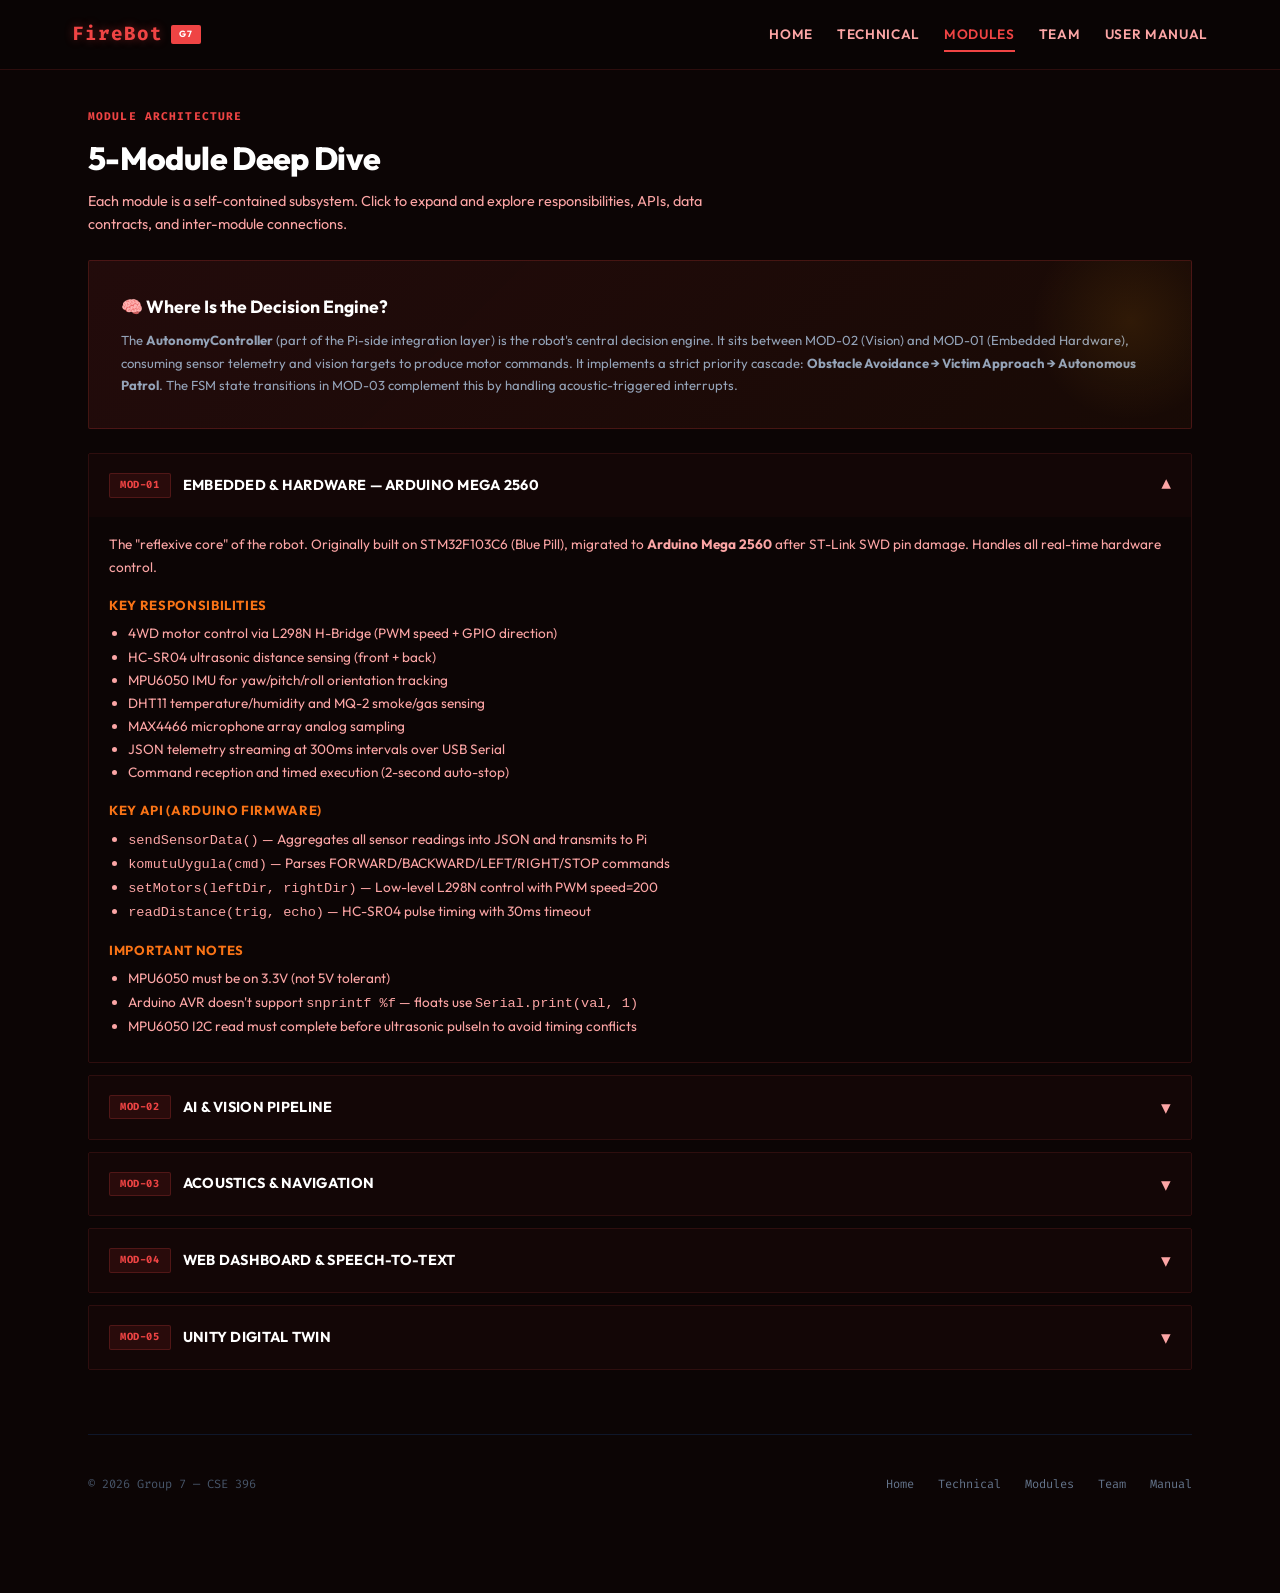
<file: docs/modules.html>
<!DOCTYPE html>
<html lang="en">
<head>
  <meta charset="UTF-8"><meta name="viewport" content="width=device-width, initial-scale=1.0">
  <title>Modules — FireBot G7</title>
  <link rel="preconnect" href="https://fonts.googleapis.com"><link rel="preconnect" href="https://fonts.gstatic.com" crossorigin>
  <link href="https://fonts.googleapis.com/css2?family=Outfit:wght@300;400;500;600;700;800&family=Fira+Code:wght@400;500;600;700&display=swap" rel="stylesheet">
  <link rel="stylesheet" href="styles.css">
</head>
<body>
<div class="layout">
<!-- Top Navbar -->
<header class="top-navbar">
  <div class="navbar-container">
    <div class="navbar-logo">
      <span class="brand">FireBot</span>
      <span class="badge">G7</span>
    </div>
    <button class="hamburger" aria-label="Menu"><svg fill="none" viewBox="0 0 24 24" stroke="currentColor" stroke-width="2"><path stroke-linecap="round" stroke-linejoin="round" d="M4 6h16M4 12h16M4 18h16"/></svg></button>
    <nav class="navbar-nav">
      <a href="index.html" class="nav-link" data-nav="home">Home</a>
      <a href="technical.html" class="nav-link" data-nav="technical">Technical</a>
      <a href="modules.html" class="nav-link" data-nav="modules">Modules</a>
      <a href="team.html" class="nav-link" data-nav="team">Team</a>
      <a href="manual.html" class="nav-link" data-nav="manual">User Manual</a>
    </nav>
  </div>
</header>

<!-- Main Content -->
<main class="main">
<section>
  <span class="section-label">MODULE ARCHITECTURE</span>
  <h2 class="section-title">5-Module Deep Dive</h2>
  <p class="section-desc">Each module is a self-contained subsystem. Click to expand and explore responsibilities, APIs, data contracts, and inter-module connections.</p>

  <div class="decision-banner" style="margin:1.5rem 0">
    <h3>🧠 Where Is the Decision Engine?</h3>
    <p>The <strong>AutonomyController</strong> (part of the Pi-side integration layer) is the robot's central decision engine. It sits between MOD-02 (Vision) and MOD-01 (Embedded Hardware), consuming sensor telemetry and vision targets to produce motor commands. It implements a strict priority cascade: <strong>Obstacle Avoidance → Victim Approach → Autonomous Patrol</strong>. The FSM state transitions in MOD-03 complement this by handling acoustic-triggered interrupts.</p>
  </div>

  <div style="margin-top:1.5rem">
    <!-- MOD-01 -->
    <div class="accordion-item open">
      <div class="accordion-header"><div style="display:flex;align-items:center;gap:.75rem"><span class="mod-badge">MOD-01</span> Embedded &amp; Hardware — Arduino Mega 2560</div><span class="arrow">▾</span></div>
      <div class="accordion-body">
        <p>The "reflexive core" of the robot. Originally built on STM32F103C6 (Blue Pill), migrated to <strong>Arduino Mega 2560</strong> after ST-Link SWD pin damage. Handles all real-time hardware control.</p>
        <h4>Key Responsibilities</h4>
        <ul>
          <li>4WD motor control via L298N H-Bridge (PWM speed + GPIO direction)</li>
          <li>HC-SR04 ultrasonic distance sensing (front + back)</li>
          <li>MPU6050 IMU for yaw/pitch/roll orientation tracking</li>
          <li>DHT11 temperature/humidity and MQ-2 smoke/gas sensing</li>
          <li>MAX4466 microphone array analog sampling</li>
          <li>JSON telemetry streaming at 300ms intervals over USB Serial</li>
          <li>Command reception and timed execution (2-second auto-stop)</li>
        </ul>
        <h4>Key API (Arduino Firmware)</h4>
        <ul>
          <li><code>sendSensorData()</code> — Aggregates all sensor readings into JSON and transmits to Pi</li>
          <li><code>komutuUygula(cmd)</code> — Parses FORWARD/BACKWARD/LEFT/RIGHT/STOP commands</li>
          <li><code>setMotors(leftDir, rightDir)</code> — Low-level L298N control with PWM speed=200</li>
          <li><code>readDistance(trig, echo)</code> — HC-SR04 pulse timing with 30ms timeout</li>
        </ul>
        <h4>Important Notes</h4>
        <ul>
          <li>MPU6050 must be on 3.3V (not 5V tolerant)</li>
          <li>Arduino AVR doesn't support <code>snprintf %f</code> — floats use <code>Serial.print(val, 1)</code></li>
          <li>MPU6050 I2C read must complete before ultrasonic pulseIn to avoid timing conflicts</li>
        </ul>
      </div>
    </div>

    <!-- MOD-02 -->
    <div class="accordion-item">
      <div class="accordion-header"><div style="display:flex;align-items:center;gap:.75rem"><span class="mod-badge">MOD-02</span> AI &amp; Vision Pipeline</div><span class="arrow">▾</span></div>
      <div class="accordion-body">
        <p>Visual perception and victim classification layer running on Raspberry Pi 5. Implements a two-stage edge AI pipeline.</p>
        <h4>Two-Stage Detection Pipeline</h4>
        <ul>
          <li><strong>Stage 1 — YOLOv8n:</strong> Real-time human detection on Pi Camera V3 frames (640×480). Selects the best person candidate by confidence × bounding box area.</li>
          <li><strong>Stage 2 — Custom CNN (ONNX):</strong> Crops the detected person, resizes to 160×160, and classifies severity: TRAPPED, LYING, or STANDING. Uses a 2-second sliding window for stable predictions.</li>
        </ul>
        <h4>Decision Support Features</h4>
        <ul>
          <li><strong>Bbox Posture Correction:</strong> Width/height ratio overrides CNN when bbox shape strongly suggests standing (ratio &lt; 0.85) or lying (ratio &gt; 1.15)</li>
          <li><strong>Trapped Protection:</strong> TRAPPED predictions are protected from being easily overridden — requires strong counter-evidence</li>
          <li><strong>Dynamic FPS:</strong> Exploration mode at 5 FPS, boosted during assessment</li>
          <li><strong>Pause/Resume:</strong> Vision pauses during STT processing to prevent OOM on Pi 5</li>
        </ul>
        <h4>Public Interface</h4>
        <ul>
          <li><code>initialize_camera()</code> — Loads YOLO + ONNX models, starts PiCamera2</li>
          <li><code>get_latest_target()</code> → <code>TargetData(pos_x, pos_y, distance_cm, severity, confidence)</code></li>
          <li><code>pause_vision_pipeline()</code> / <code>resume_vision_pipeline()</code></li>
          <li><code>build_augmented_status_report(...)</code> — Merges vision output with sensor data</li>
        </ul>
      </div>
    </div>

    <!-- MOD-03 -->
    <div class="accordion-item">
      <div class="accordion-header"><div style="display:flex;align-items:center;gap:.75rem"><span class="mod-badge">MOD-03</span> Acoustics &amp; Navigation</div><span class="arrow">▾</span></div>
      <div class="accordion-body">
        <p>Acoustic sensing and autonomous navigation layer. Provides directional hearing capability that complements vision in smoke-filled environments.</p>
        <h4>Signal Processing Pipeline</h4>
        <ul>
          <li>Dual MAX4466 microphones sampled via Arduino Mega ADC (A0, A1)</li>
          <li>Software-based Digital IIR Filter attenuates motor/gearbox noise</li>
          <li>Bearing computation via phase difference between microphone signals</li>
          <li>Minimum 3 consecutive confirmations required to trigger acoustic homing</li>
        </ul>
        <h4>FSM Acoustic States</h4>
        <ul>
          <li>11 FSM states shared across the project (IDLE, EXPLORE, SPIN_MAP, ACOUSTIC_HOMING, etc.)</li>
          <li>3-second cooldown between homing transitions to prevent rapid re-triggering</li>
          <li>30-second homing timeout — falls back to EXPLORE if source not found</li>
          <li>±10° dead zone — bearings within ±10° drive the robot straight forward</li>
        </ul>
        <h4>Cross-Platform Implementation</h4>
        <ul>
          <li><strong>C (Arduino):</strong> <code>acoustics_iir.h</code> — IIR filter + bearing computation</li>
          <li><strong>Python (Pi 5):</strong> <code>acoustic_homing.py</code> — Navigation bridge + streak tracking</li>
          <li><strong>C# (Unity):</strong> <code>MapManager_AcousticBeam.cs</code> — Bearing visualization</li>
        </ul>
      </div>
    </div>

    <!-- MOD-04 -->
    <div class="accordion-item">
      <div class="accordion-header"><div style="display:flex;align-items:center;gap:.75rem"><span class="mod-badge">MOD-04</span> Web Dashboard &amp; Speech-to-Text</div><span class="arrow">▾</span></div>
      <div class="accordion-body">
        <p>Communication bridge and operator-interaction layer. Connects the robot's internal stack with external operator interfaces.</p>
        <h4>Web Dashboard (Flask + Socket.IO)</h4>
        <ul>
          <li><code>start_server(port=5001)</code> — Launches Flask/SocketIO server on the Pi 5</li>
          <li><code>broadcast_telemetry(report)</code> — Sends AugmentedStatusReport to all connected clients</li>
          <li><code>stream_video_frame(jpeg_bytes)</code> — Base64 JPEG streaming over WebSocket</li>
          <li><code>on_operator_command_received(payload)</code> — Routes manual override commands</li>
        </ul>
        <h4>Speech-to-Text (Offline)</h4>
        <ul>
          <li>Vosk offline recognition model loaded on Pi 5</li>
          <li>PTT audio blobs received from Unity → Base64 decoded → WAV processed</li>
          <li>Vision pipeline is paused during STT to prevent RAM exhaustion</li>
          <li>Recognized intent mapped to robot commands (FORWARD, STOP, RETURN_HOME)</li>
        </ul>
        <h4>WebSocket Events</h4>
        <ul>
          <li><code>telemetry_update</code> — Periodic robot state broadcast</li>
          <li><code>video_frame</code> — JPEG frame stream</li>
          <li><code>uart_debug</code> — Raw Arduino sensor data</li>
          <li><code>operator_command</code> — Manual control from Unity</li>
          <li><code>speech_command_parsed</code> — STT result notification</li>
        </ul>
      </div>
    </div>

    <!-- MOD-05 -->
    <div class="accordion-item">
      <div class="accordion-header"><div style="display:flex;align-items:center;gap:.75rem"><span class="mod-badge">MOD-05</span> Unity Digital Twin</div><span class="arrow">▾</span></div>
      <div class="accordion-body">
        <p>Primary operator interface built in Unity Engine. Provides a real-time "Digital Twin" visualization with 2D/3D hybrid dashboard.</p>
        <h4>Core Scripts</h4>
        <ul>
          <li><strong>RobotManager.cs:</strong> Centralized coordinator — distributes data to UI, Map, and Acoustic managers</li>
          <li><strong>WebSocketClient.cs:</strong> Socket.IO client using ClientWebSocket with thread marshaling</li>
          <li><strong>MapManager.cs:</strong> GridToWorldPosition mapping, dictionary-based cell keys for victim pins</li>
          <li><strong>UIManager.cs:</strong> HUD with telemetry gauges, victim status, environmental alerts</li>
          <li><strong>AudioManager.cs:</strong> Manual WAV encoding (EncodeToWav) for 16-bit PCM Push-to-Talk</li>
        </ul>
        <h4>Features</h4>
        <ul>
          <li>Color-coded victim pins: 🔴 TRAPPED, 🟡 LYING, 🟢 STANDING</li>
          <li>Acoustic beam visualization showing distress call bearing direction</li>
          <li>Push-to-Talk (PTT) audio capture → WAV → Base64 → WebSocket → STT</li>
          <li>Demo/Presentation mode with mock telemetry JSON playback</li>
        </ul>
        <h4>Data Contract (TelemetryData)</h4>
        <ul>
          <li><code>posX / posY</code> (float) — 2D grid coordinates</li>
          <li><code>temperature</code> (float) — Environmental sensor</li>
          <li><code>smokeDetected</code> (bool) — Fire safety indicator</li>
          <li><code>victimStatus</code> (enum) — Standing / Lying / Trapped</li>
          <li><code>acousticAngle</code> (float) — Distress call direction</li>
        </ul>
      </div>
    </div>
  </div>
</section>

<footer>
  <div><p>&copy; 2026 Group 7 — CSE 396</p></div>
  <nav><a href="index.html">Home</a><a href="technical.html">Technical</a><a href="modules.html">Modules</a><a href="team.html">Team</a><a href="manual.html">Manual</a></nav>
</footer>
</main>
</div>
<script src="app.js"></script>
</body>
</html>
</file>
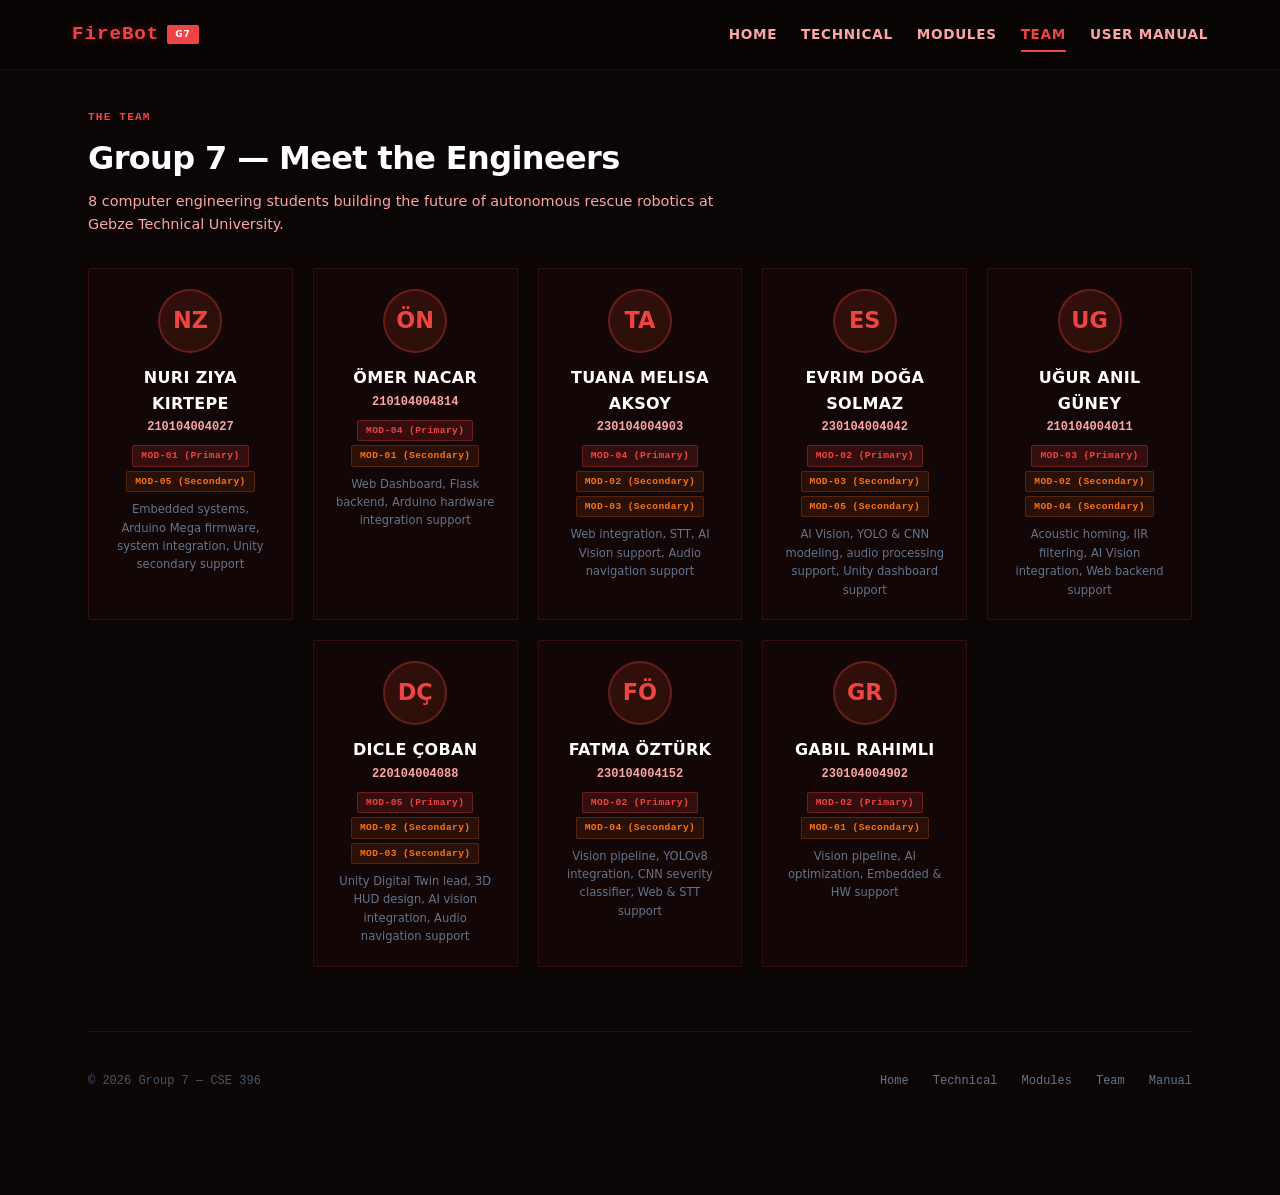
<file: docs/team.html>
<!DOCTYPE html>
<html lang="en">

<head>
  <meta charset="UTF-8">
  <meta name="viewport" content="width=device-width, initial-scale=1.0">
  <title>Team — FireBot G7</title>
  <link rel="preconnect" href="https://fonts.googleapis.com">
  <link rel="preconnect" href="https://fonts.gstatic.com" crossorigin>
  <link
    href="https://fonts.googleapis.com/css2?family=Inter:wght@300;400;500;600;700;800&family=JetBrains+Mono:wght@400;500;600;700&display=swap"
    rel="stylesheet">
  <link rel="stylesheet" href="styles.css">
</head>

<body>
  <div class="layout">
<!-- Top Navbar -->
<header class="top-navbar">
  <div class="navbar-container">
    <div class="navbar-logo">
      <span class="brand">FireBot</span>
      <span class="badge">G7</span>
    </div>
    <button class="hamburger" aria-label="Menu"><svg fill="none" viewBox="0 0 24 24" stroke="currentColor" stroke-width="2"><path stroke-linecap="round" stroke-linejoin="round" d="M4 6h16M4 12h16M4 18h16"/></svg></button>
    <nav class="navbar-nav">
      <a href="index.html" class="nav-link" data-nav="home">Home</a>
      <a href="technical.html" class="nav-link" data-nav="technical">Technical</a>
      <a href="modules.html" class="nav-link" data-nav="modules">Modules</a>
      <a href="team.html" class="nav-link" data-nav="team">Team</a>
      <a href="manual.html" class="nav-link" data-nav="manual">User Manual</a>
    </nav>
  </div>
</header>

<!-- Main Content -->
<main class="main">
      <section>
        <span class="section-label">THE TEAM</span>
        <h2 class="section-title">Group 7 — Meet the Engineers</h2>
        <p class="section-desc">8 computer engineering students building the future of autonomous rescue robotics at
          Gebze Technical University.</p>

        <div class="team-grid" style="margin-top:2rem">
          <div class="glass-card team-card">
            <div class="team-avatar">NZ</div>
            <h3>Nuri Ziya Kırtepe</h3>
            <div class="student-id">210104004027</div>
            <div class="role-badges"><span class="role-badge primary">MOD-01 (Primary)</span><span class="role-badge">MOD-05 (Secondary)</span></div>
            <p style="font-size:.72rem;color:#64748b;margin-top:.5rem">Embedded systems, Arduino Mega firmware, system integration, Unity secondary support</p>
          </div>
          <div class="glass-card team-card">
            <div class="team-avatar">ÖN</div>
            <h3>Ömer Nacar</h3>
            <div class="student-id">210104004814</div>
            <div class="role-badges"><span class="role-badge primary">MOD-04 (Primary)</span><span class="role-badge">MOD-01 (Secondary)</span></div>
            <p style="font-size:.72rem;color:#64748b;margin-top:.5rem">Web Dashboard, Flask backend, Arduino hardware integration support</p>
          </div>
          <div class="glass-card team-card">
            <div class="team-avatar">TA</div>
            <h3>Tuana Melisa Aksoy</h3>
            <div class="student-id">230104004903</div>
            <div class="role-badges"><span class="role-badge primary">MOD-04 (Primary)</span><span class="role-badge">MOD-02 (Secondary)</span><span class="role-badge">MOD-03 (Secondary)</span></div>
            <p style="font-size:.72rem;color:#64748b;margin-top:.5rem">Web integration, STT, AI Vision support, Audio navigation support</p>
          </div>
          <div class="glass-card team-card">
            <div class="team-avatar">ES</div>
            <h3>Evrim Doğa Solmaz</h3>
            <div class="student-id">230104004042</div>
            <div class="role-badges"><span class="role-badge primary">MOD-02 (Primary)</span><span class="role-badge">MOD-03 (Secondary)</span><span class="role-badge">MOD-05 (Secondary)</span></div>
            <p style="font-size:.72rem;color:#64748b;margin-top:.5rem">AI Vision, YOLO & CNN modeling, audio processing support, Unity dashboard support</p>
          </div>
          <div class="glass-card team-card">
            <div class="team-avatar">UG</div>
            <h3>Uğur Anıl Güney</h3>
            <div class="student-id">210104004011</div>
            <div class="role-badges"><span class="role-badge primary">MOD-03 (Primary)</span><span class="role-badge">MOD-02 (Secondary)</span><span class="role-badge">MOD-04 (Secondary)</span></div>
            <p style="font-size:.72rem;color:#64748b;margin-top:.5rem">Acoustic homing, IIR filtering, AI Vision integration, Web backend support</p>
          </div>
          <div class="glass-card team-card">
            <div class="team-avatar">DÇ</div>
            <h3>Dicle Çoban</h3>
            <div class="student-id">220104004088</div>
            <div class="role-badges"><span class="role-badge primary">MOD-05 (Primary)</span><span class="role-badge">MOD-02 (Secondary)</span><span class="role-badge">MOD-03 (Secondary)</span></div>
            <p style="font-size:.72rem;color:#64748b;margin-top:.5rem">Unity Digital Twin lead, 3D HUD design, AI vision integration, Audio navigation support</p>
          </div>
          <div class="glass-card team-card">
            <div class="team-avatar">FÖ</div>
            <h3>Fatma Öztürk</h3>
            <div class="student-id">230104004152</div>
            <div class="role-badges"><span class="role-badge primary">MOD-02 (Primary)</span><span class="role-badge">MOD-04 (Secondary)</span></div>
            <p style="font-size:.72rem;color:#64748b;margin-top:.5rem">Vision pipeline, YOLOv8 integration, CNN severity classifier, Web & STT support</p>
          </div>
          <div class="glass-card team-card">
            <div class="team-avatar">GR</div>
            <h3>Gabil Rahimli</h3>
            <div class="student-id">230104004902</div>
            <div class="role-badges"><span class="role-badge primary">MOD-02 (Primary)</span><span class="role-badge">MOD-01 (Secondary)</span></div>
            <p style="font-size:.72rem;color:#64748b;margin-top:.5rem">Vision pipeline, AI optimization, Embedded & HW support</p>
          </div>
        </div>
      </section>

      <footer>
        <div>
          <p>&copy; 2026 Group 7 — CSE 396</p>
        </div>
        <nav><a href="index.html">Home</a><a href="technical.html">Technical</a><a href="modules.html">Modules</a><a
            href="team.html">Team</a><a href="manual.html">Manual</a></nav>
      </footer>
    </main>
  </div>
  <script src="app.js"></script>
</body>

</html>
</file>
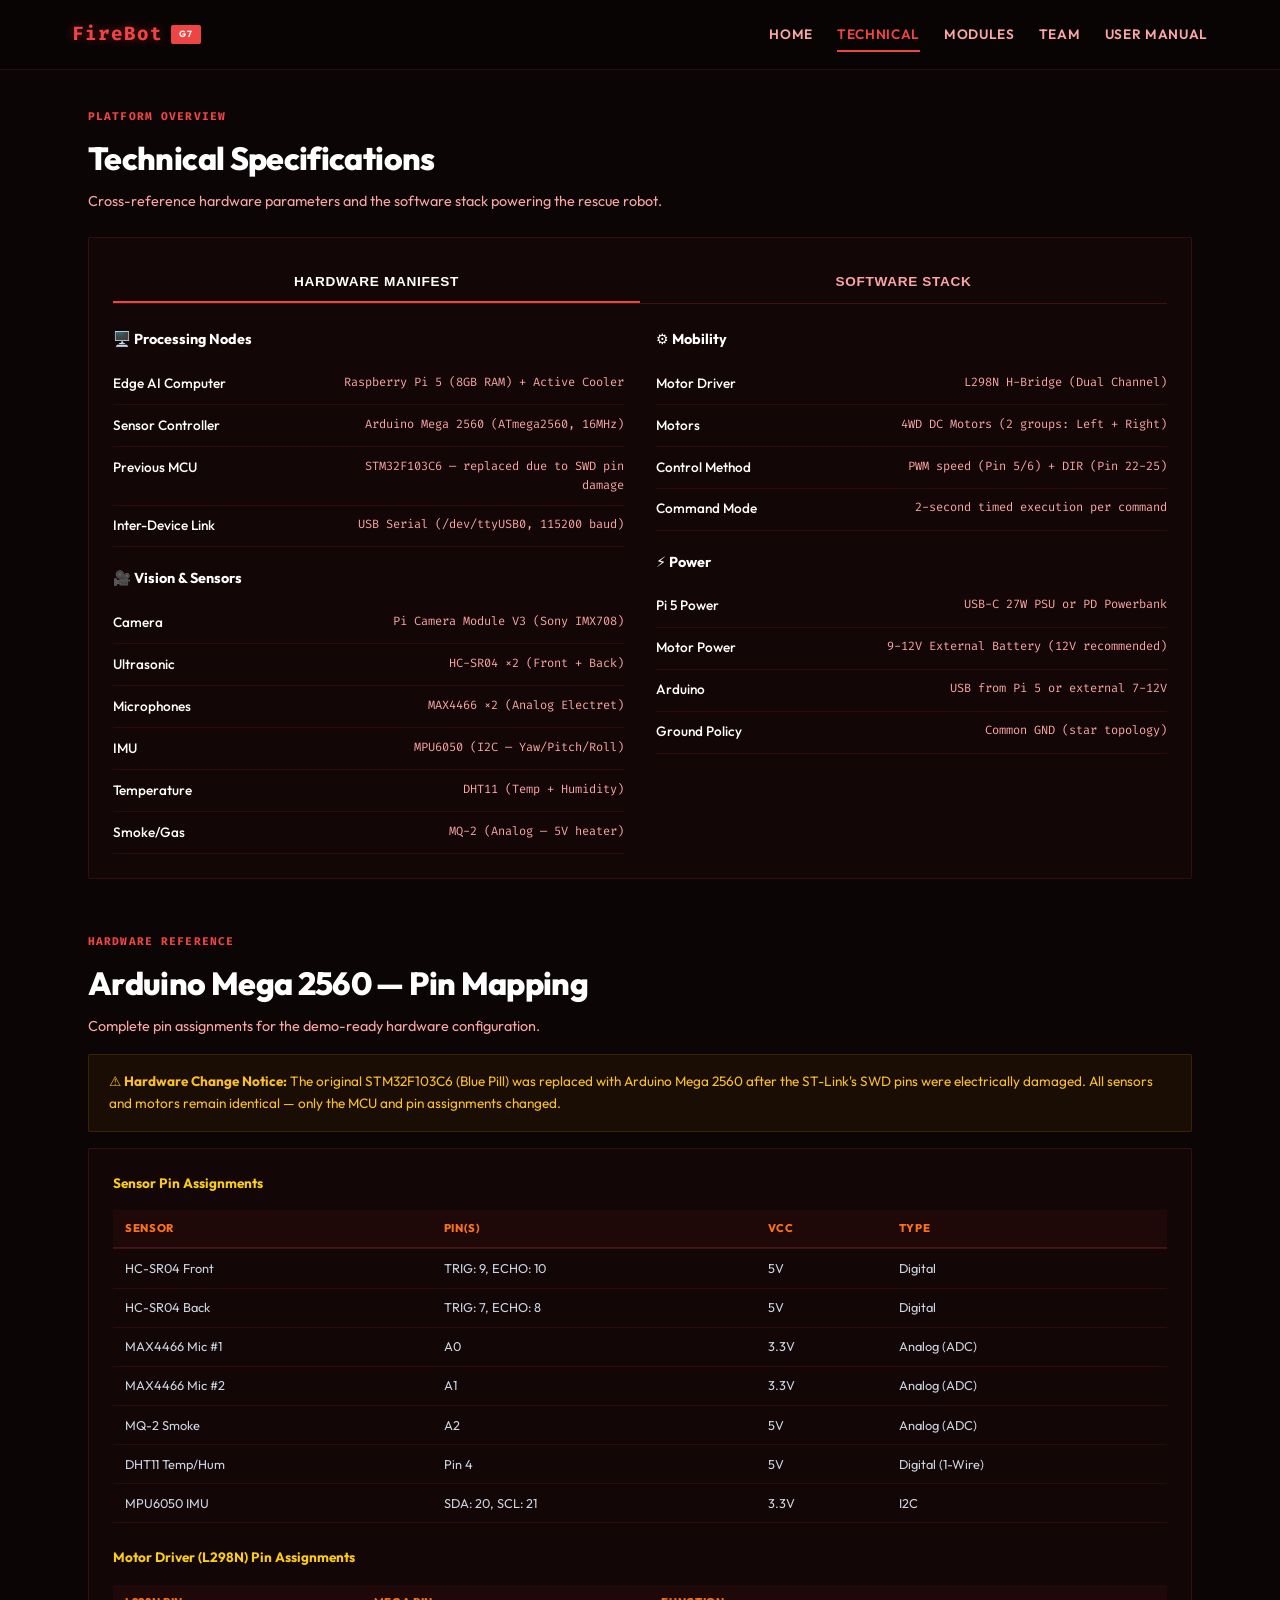
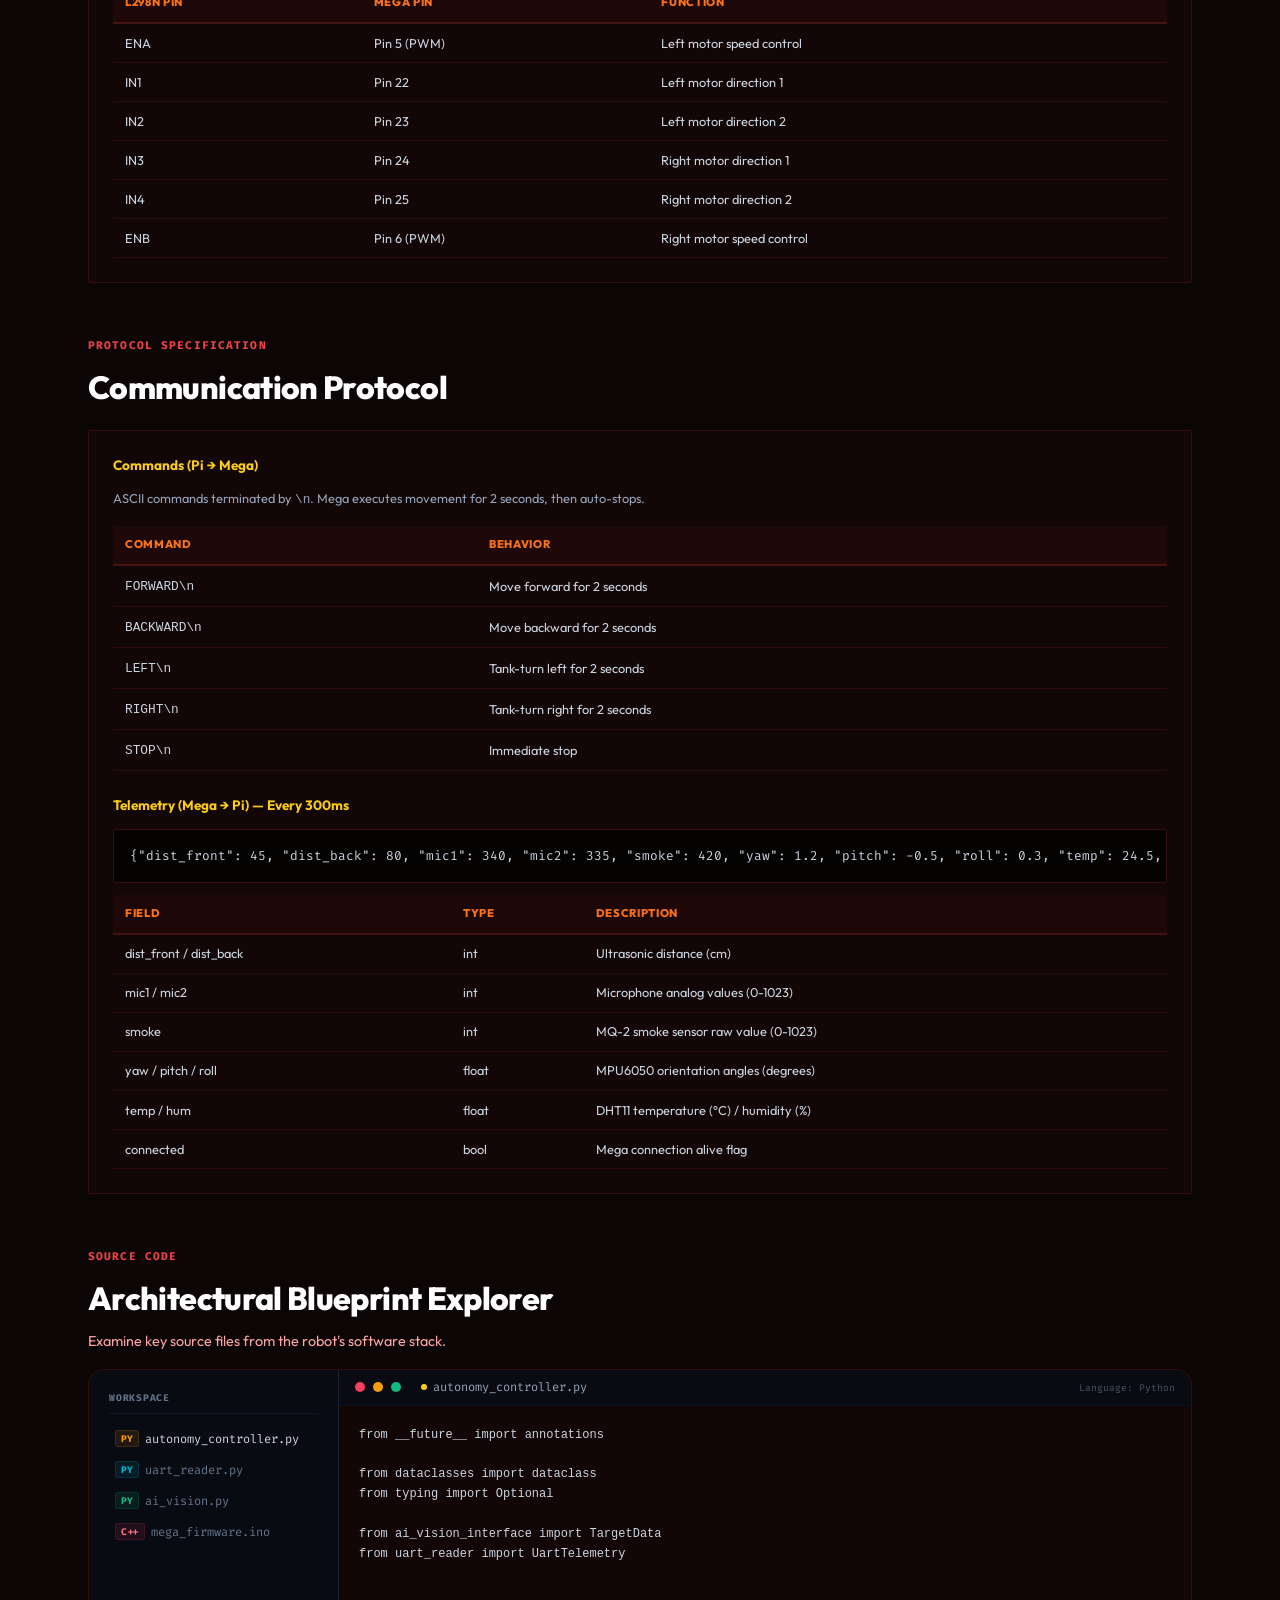
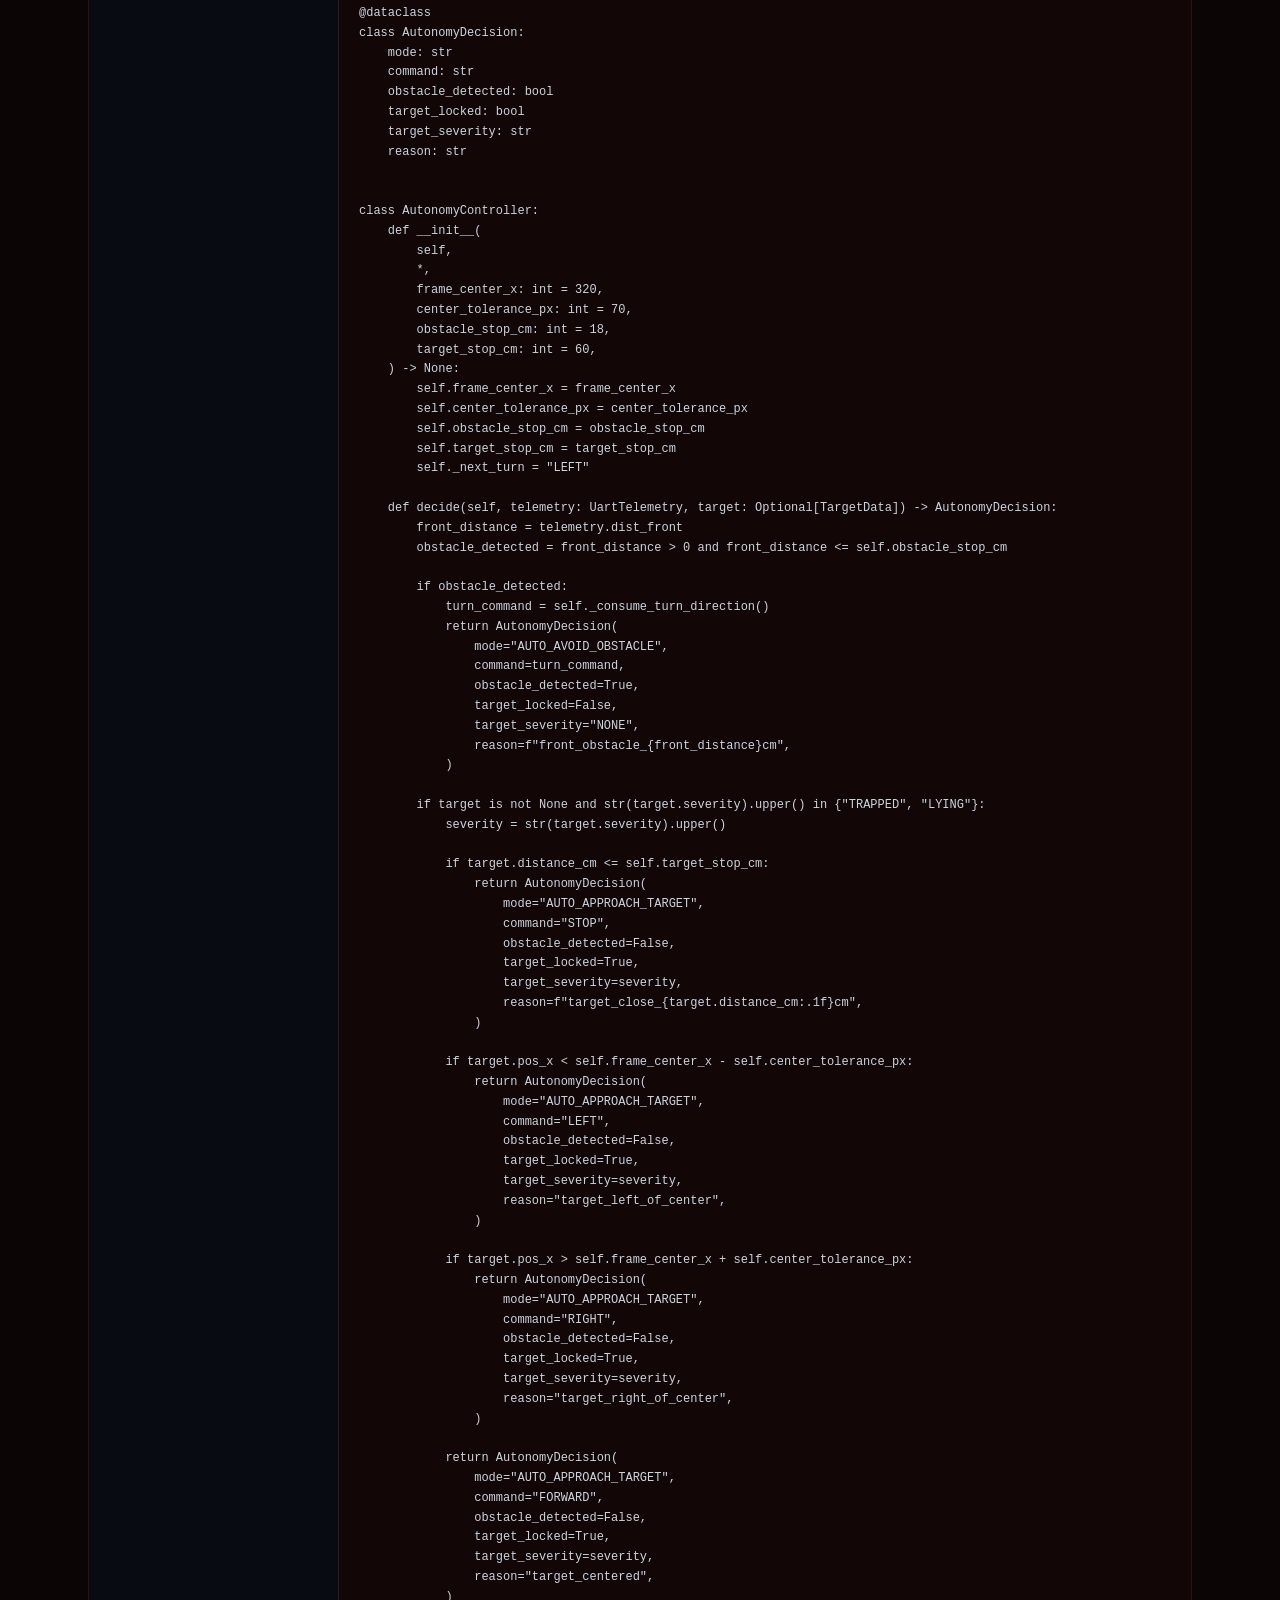
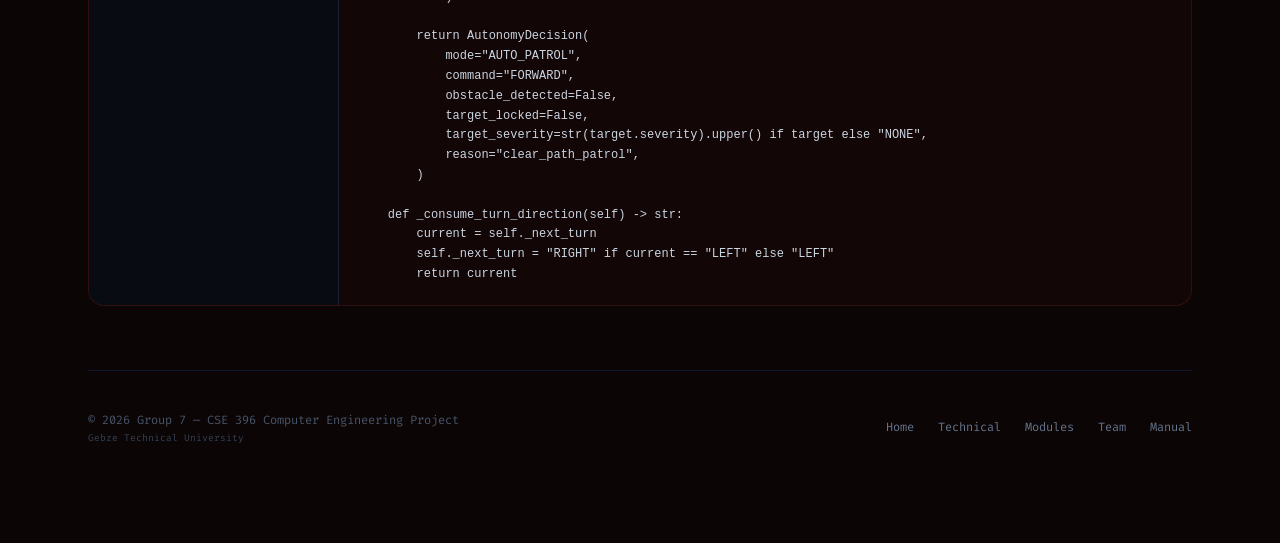
<file: docs/technical.html>
<!DOCTYPE html>
<html lang="en">
<head>
  <meta charset="UTF-8"><meta name="viewport" content="width=device-width, initial-scale=1.0">
  <meta name="description" content="Technical Architecture — Hardware specs, pin mapping, communication protocol, and code explorer.">
  <title>Technical — FireBot G7</title>
  <link rel="preconnect" href="https://fonts.googleapis.com"><link rel="preconnect" href="https://fonts.gstatic.com" crossorigin>
  <link href="https://fonts.googleapis.com/css2?family=Outfit:wght@300;400;500;600;700;800&family=Fira+Code:wght@400;500;600;700&display=swap" rel="stylesheet">
  <link rel="stylesheet" href="styles.css">
</head>
<body>
<div class="layout">
<!-- Top Navbar -->
<header class="top-navbar">
  <div class="navbar-container">
    <div class="navbar-logo">
      <span class="brand">FireBot</span>
      <span class="badge">G7</span>
    </div>
    <button class="hamburger" aria-label="Menu"><svg fill="none" viewBox="0 0 24 24" stroke="currentColor" stroke-width="2"><path stroke-linecap="round" stroke-linejoin="round" d="M4 6h16M4 12h16M4 18h16"/></svg></button>
    <nav class="navbar-nav">
      <a href="index.html" class="nav-link" data-nav="home">Home</a>
      <a href="technical.html" class="nav-link" data-nav="technical">Technical</a>
      <a href="modules.html" class="nav-link" data-nav="modules">Modules</a>
      <a href="team.html" class="nav-link" data-nav="team">Team</a>
      <a href="manual.html" class="nav-link" data-nav="manual">User Manual</a>
    </nav>
  </div>
</header>

<!-- Main Content -->
<main class="main">

<!-- Platform Summary -->
<section class="obs-fade">
  <span class="section-label">PLATFORM OVERVIEW</span>
  <h2 class="section-title">Technical Specifications</h2>
  <p class="section-desc">Cross-reference hardware parameters and the software stack powering the rescue robot.</p>

  <div class="glass-card" style="padding:1.5rem;margin-top:1.5rem">
    <div class="tabs" data-tab-group="specs">
      <button class="tab-btn active" data-tab="panel-hw">Hardware Manifest</button>
      <button class="tab-btn" data-tab="panel-sw">Software Stack</button>
    </div>
    <div id="panel-hw" class="tab-panel active">
      <div style="display:grid;grid-template-columns:1fr 1fr;gap:2rem">
        <div>
          <h3 style="font-size:.9rem;font-weight:700;color:#fff;margin-bottom:.75rem">🖥️ Processing Nodes</h3>
          <ul class="spec-list">
            <li><span>Edge AI Computer</span><span>Raspberry Pi 5 (8GB RAM) + Active Cooler</span></li>
            <li><span>Sensor Controller</span><span>Arduino Mega 2560 (ATmega2560, 16MHz)</span></li>
            <li><span>Previous MCU</span><span>STM32F103C6 — replaced due to SWD pin damage</span></li>
            <li><span>Inter-Device Link</span><span>USB Serial (/dev/ttyUSB0, 115200 baud)</span></li>
          </ul>
          <h3 style="font-size:.9rem;font-weight:700;color:#fff;margin:1.25rem 0 .75rem">🎥 Vision &amp; Sensors</h3>
          <ul class="spec-list">
            <li><span>Camera</span><span>Pi Camera Module V3 (Sony IMX708)</span></li>
            <li><span>Ultrasonic</span><span>HC-SR04 ×2 (Front + Back)</span></li>
            <li><span>Microphones</span><span>MAX4466 ×2 (Analog Electret)</span></li>
            <li><span>IMU</span><span>MPU6050 (I2C — Yaw/Pitch/Roll)</span></li>
            <li><span>Temperature</span><span>DHT11 (Temp + Humidity)</span></li>
            <li><span>Smoke/Gas</span><span>MQ-2 (Analog — 5V heater)</span></li>
          </ul>
        </div>
        <div>
          <h3 style="font-size:.9rem;font-weight:700;color:#fff;margin-bottom:.75rem">⚙️ Mobility</h3>
          <ul class="spec-list">
            <li><span>Motor Driver</span><span>L298N H-Bridge (Dual Channel)</span></li>
            <li><span>Motors</span><span>4WD DC Motors (2 groups: Left + Right)</span></li>
            <li><span>Control Method</span><span>PWM speed (Pin 5/6) + DIR (Pin 22-25)</span></li>
            <li><span>Command Mode</span><span>2-second timed execution per command</span></li>
          </ul>
          <h3 style="font-size:.9rem;font-weight:700;color:#fff;margin:1.25rem 0 .75rem">⚡ Power</h3>
          <ul class="spec-list">
            <li><span>Pi 5 Power</span><span>USB-C 27W PSU or PD Powerbank</span></li>
            <li><span>Motor Power</span><span>9-12V External Battery (12V recommended)</span></li>
            <li><span>Arduino</span><span>USB from Pi 5 or external 7-12V</span></li>
            <li><span>Ground Policy</span><span>Common GND (star topology)</span></li>
          </ul>
        </div>
      </div>
    </div>
    <div id="panel-sw" class="tab-panel">
      <div style="display:grid;grid-template-columns:1fr 1fr;gap:2rem">
        <div>
          <h3 style="font-size:.9rem;font-weight:700;color:#fff;margin-bottom:.75rem">🤖 AI Pipeline</h3>
          <ul class="spec-list">
            <li><span>Human Detection</span><span>Ultralytics YOLOv8n (PyTorch)</span></li>
            <li><span>Severity Classifier</span><span>Custom CNN via ONNX Runtime</span></li>
            <li><span>Speech-to-Text</span><span>Vosk (Offline STT on Pi 5)</span></li>
            <li><span>Classes</span><span>TRAPPED / LYING / STANDING</span></li>
          </ul>
          <h3 style="font-size:.9rem;font-weight:700;color:#fff;margin:1.25rem 0 .75rem">🌐 Communication</h3>
          <ul class="spec-list">
            <li><span>Web Backend</span><span>Flask + Flask-SocketIO (Python)</span></li>
            <li><span>Video Stream</span><span>Base64 JPEG over WebSocket</span></li>
            <li><span>Telemetry Format</span><span>JSON (AugmentedStatusReport)</span></li>
            <li><span>UART Protocol</span><span>JSON (Mega→Pi) / ASCII commands (Pi→Mega)</span></li>
          </ul>
        </div>
        <div>
          <h3 style="font-size:.9rem;font-weight:700;color:#fff;margin-bottom:.75rem">🎮 Operator Interface</h3>
          <ul class="spec-list">
            <li><span>Digital Twin</span><span>Unity Engine (C#)</span></li>
            <li><span>Network Client</span><span>ClientWebSocket + Socket.IO</span></li>
            <li><span>Features</span><span>Map, HUD, PTT Audio, Victim Pins</span></li>
            <li><span>Demo Mode</span><span>FileNetworkClient (Mock JSON)</span></li>
          </ul>
          <h3 style="font-size:.9rem;font-weight:700;color:#fff;margin:1.25rem 0 .75rem">🔧 Arduino Libraries</h3>
          <ul class="spec-list">
            <li><span>IMU Driver</span><span>MPU6050_light by rfetick</span></li>
            <li><span>Temp/Humidity</span><span>DHT sensor library (Adafruit)</span></li>
            <li><span>I2C</span><span>Wire.h (built-in)</span></li>
            <li><span>Board</span><span>Arduino AVR Boards — Mega 2560</span></li>
          </ul>
        </div>
      </div>
    </div>
  </div>
</section>

<!-- Pin Mapping -->
<section class="obs-fade" style="margin-top:3rem">
  <span class="section-label">HARDWARE REFERENCE</span>
  <h2 class="section-title">Arduino Mega 2560 — Pin Mapping</h2>
  <p class="section-desc">Complete pin assignments for the demo-ready hardware configuration.</p>

  <div class="alert alert-warn" style="margin-top:1rem">
    <strong>⚠️ Hardware Change Notice:</strong> The original STM32F103C6 (Blue Pill) was replaced with Arduino Mega 2560 after the ST-Link's SWD pins were electrically damaged. All sensors and motors remain identical — only the MCU and pin assignments changed.
  </div>

  <div class="glass-card" style="padding:1.5rem;margin-top:1rem;overflow-x:auto">
    <h3 style="font-size:.85rem;font-weight:700;color:var(--accent-amber);margin-bottom:.75rem">Sensor Pin Assignments</h3>
    <table class="pin-table">
      <thead><tr><th>Sensor</th><th>Pin(s)</th><th>VCC</th><th>Type</th></tr></thead>
      <tbody>
        <tr><td>HC-SR04 Front</td><td>TRIG: 9, ECHO: 10</td><td>5V</td><td>Digital</td></tr>
        <tr><td>HC-SR04 Back</td><td>TRIG: 7, ECHO: 8</td><td>5V</td><td>Digital</td></tr>
        <tr><td>MAX4466 Mic #1</td><td>A0</td><td>3.3V</td><td>Analog (ADC)</td></tr>
        <tr><td>MAX4466 Mic #2</td><td>A1</td><td>3.3V</td><td>Analog (ADC)</td></tr>
        <tr><td>MQ-2 Smoke</td><td>A2</td><td>5V</td><td>Analog (ADC)</td></tr>
        <tr><td>DHT11 Temp/Hum</td><td>Pin 4</td><td>5V</td><td>Digital (1-Wire)</td></tr>
        <tr><td>MPU6050 IMU</td><td>SDA: 20, SCL: 21</td><td>3.3V</td><td>I2C</td></tr>
      </tbody>
    </table>
    <h3 style="font-size:.85rem;font-weight:700;color:var(--accent-amber);margin:1.5rem 0 .75rem">Motor Driver (L298N) Pin Assignments</h3>
    <table class="pin-table">
      <thead><tr><th>L298N Pin</th><th>Mega Pin</th><th>Function</th></tr></thead>
      <tbody>
        <tr><td>ENA</td><td>Pin 5 (PWM)</td><td>Left motor speed control</td></tr>
        <tr><td>IN1</td><td>Pin 22</td><td>Left motor direction 1</td></tr>
        <tr><td>IN2</td><td>Pin 23</td><td>Left motor direction 2</td></tr>
        <tr><td>IN3</td><td>Pin 24</td><td>Right motor direction 1</td></tr>
        <tr><td>IN4</td><td>Pin 25</td><td>Right motor direction 2</td></tr>
        <tr><td>ENB</td><td>Pin 6 (PWM)</td><td>Right motor speed control</td></tr>
      </tbody>
    </table>
  </div>
</section>

<!-- Communication Protocol -->
<section class="obs-fade" style="margin-top:3rem">
  <span class="section-label">PROTOCOL SPECIFICATION</span>
  <h2 class="section-title">Communication Protocol</h2>
  <div class="glass-card" style="padding:1.5rem;margin-top:1rem;overflow-x:auto">
    <h3 style="font-size:.85rem;font-weight:700;color:var(--accent-amber);margin-bottom:.75rem">Commands (Pi → Mega)</h3>
    <p style="font-size:.8rem;color:#94a3b8;margin-bottom:.75rem">ASCII commands terminated by <code>\n</code>. Mega executes movement for 2 seconds, then auto-stops.</p>
    <table class="pin-table">
      <thead><tr><th>Command</th><th>Behavior</th></tr></thead>
      <tbody>
        <tr><td><code>FORWARD\n</code></td><td>Move forward for 2 seconds</td></tr>
        <tr><td><code>BACKWARD\n</code></td><td>Move backward for 2 seconds</td></tr>
        <tr><td><code>LEFT\n</code></td><td>Tank-turn left for 2 seconds</td></tr>
        <tr><td><code>RIGHT\n</code></td><td>Tank-turn right for 2 seconds</td></tr>
        <tr><td><code>STOP\n</code></td><td>Immediate stop</td></tr>
      </tbody>
    </table>
    <h3 style="font-size:.85rem;font-weight:700;color:var(--accent-amber);margin:1.5rem 0 .75rem">Telemetry (Mega → Pi) — Every 300ms</h3>
    <div class="code-block">{"dist_front": 45, "dist_back": 80, "mic1": 340, "mic2": 335, "smoke": 420, "yaw": 1.2, "pitch": -0.5, "roll": 0.3, "temp": 24.5, "hum": 45.0, "connected": true}</div>
    <table class="pin-table" style="margin-top:.75rem">
      <thead><tr><th>Field</th><th>Type</th><th>Description</th></tr></thead>
      <tbody>
        <tr><td>dist_front / dist_back</td><td>int</td><td>Ultrasonic distance (cm)</td></tr>
        <tr><td>mic1 / mic2</td><td>int</td><td>Microphone analog values (0-1023)</td></tr>
        <tr><td>smoke</td><td>int</td><td>MQ-2 smoke sensor raw value (0-1023)</td></tr>
        <tr><td>yaw / pitch / roll</td><td>float</td><td>MPU6050 orientation angles (degrees)</td></tr>
        <tr><td>temp / hum</td><td>float</td><td>DHT11 temperature (°C) / humidity (%)</td></tr>
        <tr><td>connected</td><td>bool</td><td>Mega connection alive flag</td></tr>
      </tbody>
    </table>
  </div>
</section>

<!-- Code Explorer -->
<section class="obs-fade" style="margin-top:3rem">
  <span class="section-label">SOURCE CODE</span>
  <h2 class="section-title">Architectural Blueprint Explorer</h2>
  <p class="section-desc">Examine key source files from the robot's software stack.</p>
  <div class="glass-card" style="margin-top:1rem;overflow:hidden;display:flex;border-radius:1rem;min-height:420px">
    <!-- File tree -->
    <div style="width:250px;flex-shrink:0;background:rgba(9,13,22,.9);border-right:1px solid rgba(30,41,59,.8);padding:1.25rem;font-size:.75rem;font-family:var(--font-mono)">
      <div style="font-size:.6rem;font-weight:700;color:#64748b;text-transform:uppercase;letter-spacing:.08em;margin-bottom:.75rem;border-bottom:1px solid #0f172a;padding-bottom:.5rem">Workspace</div>
      <div style="display:flex;flex-direction:column;gap:6px">
        <button class="ide-file-btn active" data-file="autonomy" style="background:none;border:none;cursor:pointer;text-align:left;color:#cbd5e1;font-size:.75rem;font-family:var(--font-mono);padding:4px 6px;border-radius:4px;display:flex;align-items:center;gap:6px"><span style="color:#f59e0b;font-size:.6rem;font-weight:700;background:rgba(245,158,11,.1);padding:1px 5px;border-radius:3px;border:1px solid rgba(245,158,11,.15)">PY</span> autonomy_controller.py</button>
        <button class="ide-file-btn" data-file="uart_reader" style="background:none;border:none;cursor:pointer;text-align:left;color:#64748b;font-size:.75rem;font-family:var(--font-mono);padding:4px 6px;border-radius:4px;display:flex;align-items:center;gap:6px"><span style="color:#06b6d4;font-size:.6rem;font-weight:700;background:rgba(6,182,212,.1);padding:1px 5px;border-radius:3px;border:1px solid rgba(6,182,212,.15)">PY</span> uart_reader.py</button>
        <button class="ide-file-btn" data-file="ai_vision" style="background:none;border:none;cursor:pointer;text-align:left;color:#64748b;font-size:.75rem;font-family:var(--font-mono);padding:4px 6px;border-radius:4px;display:flex;align-items:center;gap:6px"><span style="color:#10b981;font-size:.6rem;font-weight:700;background:rgba(16,185,129,.1);padding:1px 5px;border-radius:3px;border:1px solid rgba(16,185,129,.15)">PY</span> ai_vision.py</button>
        <button class="ide-file-btn" data-file="arduino" style="background:none;border:none;cursor:pointer;text-align:left;color:#64748b;font-size:.75rem;font-family:var(--font-mono);padding:4px 6px;border-radius:4px;display:flex;align-items:center;gap:6px"><span style="color:#fb7185;font-size:.6rem;font-weight:700;background:rgba(244,63,94,.1);padding:1px 5px;border-radius:3px;border:1px solid rgba(244,63,94,.15)">C++</span> mega_firmware.ino</button>
      </div>
    </div>
    <!-- Editor -->
    <div style="flex:1;display:flex;flex-direction:column;min-width:0">
      <div style="height:36px;background:rgba(9,13,22,.8);border-bottom:1px solid rgba(15,23,42,.6);display:flex;align-items:center;justify-content:space-between;padding:0 1rem">
        <div style="display:flex;align-items:center;gap:8px">
          <span style="width:10px;height:10px;border-radius:50%;background:#f43f5e;display:inline-block"></span>
          <span style="width:10px;height:10px;border-radius:50%;background:#f59e0b;display:inline-block"></span>
          <span style="width:10px;height:10px;border-radius:50%;background:#10b981;display:inline-block"></span>
          <div id="ide-active-tab-title" style="margin-left:12px;font-size:.75rem;color:#94a3b8;font-family:var(--font-mono);display:flex;align-items:center;gap:6px"><span style="width:6px;height:6px;border-radius:50%;background:var(--accent-amber)"></span><span>autonomy_controller.py</span></div>
        </div>
        <span id="ide-lang-label" style="font-size:.6rem;font-family:var(--font-mono);color:#475569">Language: Python</span>
      </div>
      <div style="flex:1;overflow:auto;padding:1.25rem;font-family:var(--font-mono);font-size:.75rem;line-height:1.65">
        <pre id="ide-code-block" style="color:#cbd5e1"></pre>
      </div>
    </div>
  </div>
</section>

<footer>
  <div><p>&copy; 2026 Group 7 — CSE 396 Computer Engineering Project</p><p style="font-size:.6rem;color:#334155">Gebze Technical University</p></div>
  <nav><a href="index.html">Home</a><a href="technical.html">Technical</a><a href="modules.html">Modules</a><a href="team.html">Team</a><a href="manual.html">Manual</a></nav>
</footer>

</main>
</div>
<script src="app.js"></script>
</body>
</html>
</file>
<file: docs/styles.css>
/* ==========================================================================
   Group 7 — Autonomous Fire & Rescue Robot — Fire Theme Design System
   ========================================================================== */
:root {
  --bg-main: #0c0505;
  --bg-obsidian: #050202;
  --bg-card: rgba(30, 8, 8, 0.4);
  --border-card: rgba(239, 68, 68, 0.15);
  --accent-amber: #facc15;
  --accent-orange: #f97316;
  --accent-cyan: #fb923c;
  --accent-rose: #ef4444;
  --accent-emerald: #10b981;
  --platinum: #f1f5f9;
  --font-sans: 'Outfit', system-ui, -apple-system, sans-serif;
  --font-mono: 'Fira Code', monospace;
  --navbar-h: 70px;
}

*, *::before, *::after { margin:0; padding:0; box-sizing:border-box; }
html { scroll-behavior:smooth; }
body {
  background: var(--bg-main);
  color: #f1f5f9;
  font-family: var(--font-sans);
  line-height: 1.6;
  opacity:0;
  animation: pageFadeIn .6s cubic-bezier(.16,1,.3,1) forwards;
}
@keyframes pageFadeIn { to { opacity:1; } }

::-webkit-scrollbar { width:6px; height:6px; }
::-webkit-scrollbar-track { background:#0a0505; }
::-webkit-scrollbar-thumb { background:#450a0a; border-radius:0px; }
::-webkit-scrollbar-thumb:hover { background:#7f1d1d; }

a { color:inherit; text-decoration:none; cursor:pointer; }

/* ---- Navbar ---- */
.layout { display:flex; flex-direction:column; min-height:100vh; }
.top-navbar {
  position:fixed; top:0; left:0; right:0; height:var(--navbar-h);
  background:rgba(10,5,5,.95); border-bottom:1px solid rgba(239,68,68,.15);
  display:flex; align-items:center; z-index:50;
  backdrop-filter:blur(12px);
}
.navbar-container {
  display:flex; justify-content:space-between; align-items:center;
  width:100%; max-width:1200px; margin:0 auto; padding:0 2rem;
}
.navbar-logo { display:flex; align-items:center; gap:.5rem; }
.navbar-logo .brand { color:var(--accent-rose); font-family:var(--font-mono); font-weight:800; font-size:1.2rem; letter-spacing:.05em; text-shadow:0 0 10px rgba(239,68,68,0.4); }
.navbar-logo .badge { padding:2px 8px; border-radius:2px; font-size:9px; font-weight:700; background:#ef4444; color:#fff; letter-spacing:.1em; }

.navbar-nav { display:flex; gap:1.5rem; align-items:center; }
.nav-link {
  font-size:.85rem; font-weight:600; color:#fca5a5; text-transform:uppercase; letter-spacing:0.05em;
  padding:.4rem 0; position:relative; transition:color .2s ease;
}
.nav-link:hover { color:#fff; }
.nav-link::after { content:''; position:absolute; bottom:0; left:0; right:0; height:2px; background:var(--accent-rose); transform:scaleX(0); transition:transform .3s ease; }
.nav-link:hover::after, .nav-link.active::after { transform:scaleX(1); }
.nav-link.active { color:var(--accent-rose); }

.hamburger { display:none; background:none; border:none; color:#f8fafc; cursor:pointer; padding:.5rem; }
.hamburger svg { width:24px; height:24px; }
@media (max-width:768px) {
  .hamburger { display:block; }
  .navbar-nav {
    position:fixed; top:var(--navbar-h); left:0; right:0; background:rgba(10,5,5,.98);
    flex-direction:column; gap:0; border-bottom:1px solid rgba(239,68,68,.2);
    clip-path:polygon(0 0, 100% 0, 100% 0, 0 0); transition:clip-path .3s ease;
  }
  .navbar-nav.open { clip-path:polygon(0 0, 100% 0, 100% 100%, 0 100%); }
  .nav-link { padding:1rem 2rem; border-bottom:1px solid rgba(255,255,255,.05); }
}

.status-pill {
  display:inline-flex; align-items:center; gap:6px;
  background:rgba(239,68,68,.1); border:1px solid rgba(239,68,68,.3);
  border-radius:2px; padding:4px 12px; font-size:9px; font-weight:700;
  color:var(--accent-rose); font-family:var(--font-mono); letter-spacing:.08em;
}
.status-dot { width:6px; height:6px; background:var(--accent-rose); position:relative; }
.status-dot::after {
  content:''; position:absolute; inset:-3px;
  background:var(--accent-rose); opacity:.5;
  animation:ping 1.5s cubic-bezier(0,0,.2,1) infinite;
}
@keyframes ping { 75%,100% { transform:scale(2.2); opacity:0; } }

/* ---- Main ---- */
.main { margin-top:var(--navbar-h); padding:2rem 3rem 4rem; max-width:1200px; width:100%; margin-left:auto; margin-right:auto; }
@media (max-width:768px) { .main { padding: 1.5rem 1.5rem 3rem; } }

/* ---- Glass Card ---- */
.glass-card {
  background:var(--bg-card);
  backdrop-filter:blur(12px) saturate(180%);
  border:1px solid var(--border-card);
  border-radius:2px;
  transition:transform .3s cubic-bezier(.16,1,.3,1), border-color .3s, box-shadow .3s;
}
.glass-card:hover {
  transform:translateY(-2px);
  border-color:rgba(239,68,68,.4);
  box-shadow:0 10px 30px -10px rgba(239,68,68,.2);
}

/* ---- Section headers ---- */
.section-label {
  font-size:.7rem; font-family:var(--font-mono); font-weight:700;
  color:var(--accent-rose); letter-spacing:.1em; text-transform:uppercase;
}
.section-title { font-size:2rem; font-weight:800; color:#fff; letter-spacing:-.02em; margin-top:.35rem; }
.section-desc { font-size:.9rem; color:#fca5a5; max-width:640px; margin-top:.35rem; }

/* ---- Hero ---- */
.hero { display:grid; grid-template-columns:1fr 1fr; gap:3rem; align-items:center; min-height:70vh; padding:2rem 0; }
@media (max-width:900px) { .hero { grid-template-columns:1fr; } }
.hero-badge {
  display:inline-flex; align-items:center; gap:8px;
  padding:4px 14px; border-radius:2px;
  border:1px solid rgba(239,68,68,.3); background:rgba(239,68,68,.1);
  color:var(--accent-rose); font-size:.75rem; font-family:var(--font-mono); letter-spacing:.05em; font-weight:700;
}
.hero h1 { font-size:3rem; font-weight:800; line-height:1.1; color:#fff; margin-top:1rem; text-transform:uppercase; letter-spacing:-0.02em; }
.hero h1 .gradient {
  background:linear-gradient(135deg,#facc15,#f97316,#ef4444);
  -webkit-background-clip:text; -webkit-text-fill-color:transparent;
}
.hero p { font-size:1.1rem; color:#fca5a5; line-height:1.6; margin-top:1.25rem; max-width:520px; font-weight:300; }
.hero-actions { display:flex; gap:1rem; margin-top:2rem; flex-wrap:wrap; }
@keyframes buttonSwing {
  0%, 100% { transform: rotate(0deg); }
  25% { transform: rotate(2deg); }
  75% { transform: rotate(-2deg); }
}
.btn-primary {
  padding:14px 32px; border-radius:2px; font-weight:800; font-size:1rem; text-transform:uppercase; letter-spacing:0.05em;
  background:var(--accent-rose); color:#fff; border:none;
  box-shadow:0 4px 25px rgba(239,68,68,.5);
  transition:all .3s cubic-bezier(.16,1,.3,1); cursor:pointer;
  display:inline-flex; align-items:center; gap:8px; text-decoration:none;
  animation: buttonSwing 4s infinite ease-in-out; transform-origin:center;
}
.btn-primary:hover { background:#dc2626; box-shadow:0 0 35px rgba(220,38,38,.8); transform:translateY(-3px) scale(1.02); animation:none; }
.btn-outline {
  padding:14px 32px; border-radius:2px; font-weight:800; font-size:1rem; text-transform:uppercase; letter-spacing:0.05em;
  background:rgba(239,68,68,.1); color:var(--accent-rose);
  border:2px solid var(--accent-rose);
  transition:all .2s; cursor:pointer; text-decoration:none;
  animation: buttonSwing 4s infinite ease-in-out reverse; transform-origin:center;
}
.btn-outline:hover { border-color:#fff; color:#fff; background:var(--accent-rose); transform:translateY(-3px) scale(1.02); box-shadow:0 4px 25px rgba(239,68,68,.5); animation:none; }

/* ---- Video Container ---- */
.video-container {
  position: relative;
  width: 100%;
  max-width: 900px;
  margin: 2rem auto;
  aspect-ratio: 16 / 9;
  border-radius: 4px;
  overflow: hidden;
  box-shadow: 0 10px 40px rgba(239,68,68,0.25);
  border: 1px solid rgba(239,68,68,0.3);
}
.video-container iframe {
  position: absolute;
  top: 0;
  left: 0;
  width: 100%;
  height: 100%;
  border: none;
}
.hero-trust { display:flex; gap:1.5rem; margin-top:2rem; padding-top:1rem; border-top:1px solid rgba(239,68,68,.2); }
.trust-item { display:flex; align-items:center; gap:6px; font-size:.7rem; font-family:var(--font-mono); color:#fca5a5; font-weight:600; }
.trust-item svg { width:16px; height:16px; color:var(--accent-rose); }

/* ---- Stats ---- */
.stats-grid { display:grid; grid-template-columns:repeat(4,1fr); gap:1rem; margin-top:2rem; }
@media (max-width:768px) { .stats-grid { grid-template-columns:repeat(2,1fr); } }
.stat-card {
  padding:1.25rem; border-radius:2px;
  background:rgba(30,8,8,.4); border:1px solid rgba(239,68,68,.15);
  text-align:center; transition:border-color 0.3s;
}
.stat-card:hover { border-color:var(--accent-rose); }
.stat-val { font-size:1.75rem; font-weight:800; font-family:var(--font-mono); color:var(--accent-orange); }
.stat-label { font-size:.7rem; color:#fca5a5; margin-top:4px; font-weight:700; text-transform:uppercase; letter-spacing:.06em; }

/* ---- Feature grid ---- */
.feature-grid { display:grid; grid-template-columns:repeat(2,1fr); gap:1.5rem; }
@media (max-width:768px) { .feature-grid { grid-template-columns:1fr; } }
.feature-card { padding:1.5rem; }
.feature-icon {
  width:44px; height:44px; border-radius:2px; display:flex; align-items:center; justify-content:center;
  background:rgba(239,68,68,.1); border:1px solid rgba(239,68,68,.3);
  color:var(--accent-rose); margin-bottom:1rem;
}
.feature-icon svg { width:22px; height:22px; }
.feature-card h3 { font-size:1rem; font-weight:700; color:#fff; text-transform:uppercase; letter-spacing:0.02em; }
.feature-card p { font-size:.85rem; color:#fca5a5; margin-top:.5rem; line-height:1.6; }

/* ---- Decision Engine ---- */
.decision-banner {
  padding:2rem; border-radius:2px; margin-top:2.5rem;
  background:linear-gradient(135deg,rgba(239,68,68,.1),rgba(249,115,22,.05));
  border:1px solid rgba(239,68,68,.2); position:relative; overflow:hidden;
}
.decision-banner::before {
  content:''; position:absolute; top:-40px; right:-40px; width:200px; height:200px;
  background:radial-gradient(circle,rgba(245,158,11,.1),transparent 70%); pointer-events:none;
}
.decision-banner h3 { font-size:1.1rem; font-weight:700; color:#fff; display:flex; align-items:center; gap:.5rem; }
.decision-banner p { font-size:.82rem; color:#94a3b8; margin-top:.5rem; line-height:1.7; }

/* ---- Tabs ---- */
.tabs { display:flex; border-bottom:1px solid rgba(239,68,68,.2); margin-bottom:1.5rem; }
.tab-btn {
  flex:1; padding:.75rem; text-align:center; font-size:.85rem; font-weight:700; text-transform:uppercase; letter-spacing:0.05em;
  background:none; border:none; color:#fca5a5; cursor:pointer;
  border-bottom:2px solid transparent; transition:all .2s;
}
.tab-btn.active { color:#fff; border-bottom-color:var(--accent-rose); }
.tab-panel { display:none; }
.tab-panel.active { display:block; }

/* ---- Spec list ---- */
.spec-list { list-style:none; }
.spec-list li {
  display:flex; justify-content:space-between; padding:.6rem 0;
  border-bottom:1px solid rgba(239,68,68,.1); font-size:.85rem;
}
.spec-list li span:first-child { color:#fff; font-weight:500; }
.spec-list li span:last-child { color:#fca5a5; font-family:var(--font-mono); font-size:.75rem; text-align:right; max-width:60%; }

/* ---- Pin table ---- */
.pin-table { width:100%; border-collapse:collapse; font-size:.8rem; margin-top:1rem; }
.pin-table th {
  text-align:left; padding:.6rem .75rem; font-weight:800; font-size:.7rem;
  color:var(--accent-orange); text-transform:uppercase; letter-spacing:.06em;
  border-bottom:2px solid rgba(239,68,68,.2); background:rgba(239,68,68,.05);
}
.pin-table td { padding:.55rem .75rem; border-bottom:1px solid rgba(239,68,68,.1); color:#cbd5e1; }
.pin-table tr:hover td { background:rgba(239,68,68,.05); }

/* ---- Accordion ---- */
.accordion-item { border:1px solid rgba(239,68,68,.15); border-radius:2px; margin-bottom:.75rem; overflow:hidden; }
.accordion-header {
  display:flex; align-items:center; justify-content:space-between;
  padding:1rem 1.25rem; cursor:pointer; background:rgba(30,8,8,.4);
  font-weight:700; font-size:.9rem; color:#fff; transition:background .2s; text-transform:uppercase; letter-spacing:0.02em;
}
.accordion-header:hover { background:rgba(69,10,10,.6); }
.accordion-header .mod-badge {
  padding:3px 10px; border-radius:2px; font-size:.65rem; font-weight:700;
  font-family:var(--font-mono); letter-spacing:.06em;
  background:rgba(239,68,68,.1); color:var(--accent-rose); border:1px solid rgba(239,68,68,.2);
}
.accordion-header .arrow { transition:transform .3s; font-size:1.2rem; color:#fca5a5; }
.accordion-item.open .accordion-header .arrow { transform:rotate(180deg); }
.accordion-body { padding:0 1.25rem; max-height:0; overflow:hidden; transition:max-height .4s ease, padding .3s; }
.accordion-item.open .accordion-body { max-height:2000px; padding:1rem 1.25rem 1.5rem; }
.accordion-body h4 { font-size:.82rem; font-weight:700; color:var(--accent-orange); margin-top:1rem; text-transform:uppercase; letter-spacing:0.05em; }
.accordion-body h4:first-child { margin-top:0; }
.accordion-body p, .accordion-body li { font-size:.85rem; color:#fca5a5; line-height:1.7; }
.accordion-body ul { padding-left:1.2rem; margin-top:.4rem; }

/* ---- Team grid ---- */
.team-grid { display:flex; flex-wrap:wrap; justify-content:center; gap:1.25rem; }
.team-card { flex:0 0 calc(20% - 1rem); min-width:130px; padding:1.25rem; text-align:center; }
.team-avatar {
  width:64px; height:64px; border-radius:50%; margin:0 auto .75rem;
  background:linear-gradient(135deg,rgba(239,68,68,.15),rgba(249,115,22,.1));
  border:2px solid rgba(239,68,68,.3); display:flex; align-items:center; justify-content:center;
  font-size:1.4rem; font-weight:800; color:var(--accent-rose);
}
.team-card h3 { font-size:1rem; font-weight:700; color:#fff; text-transform:uppercase; letter-spacing:0.02em; }
.team-card .student-id { font-size:.75rem; font-family:var(--font-mono); color:#fca5a5; margin-top:2px; font-weight:600; }
.team-card .role-badges { display:flex; flex-wrap:wrap; gap:4px; justify-content:center; margin-top:.5rem; }
.role-badge {
  padding:2px 8px; border-radius:2px; font-size:.6rem; font-weight:700;
  font-family:var(--font-mono); letter-spacing:.04em;
  background:rgba(249,115,22,.1); color:var(--accent-orange); border:1px solid rgba(249,115,22,.2);
}
.role-badge.primary { background:rgba(239,68,68,.15); color:var(--accent-rose); border-color:rgba(239,68,68,.3); }

/* ---- Manual steps ---- */
.step-list { counter-reset:step; list-style:none; padding:0; }
.step-list li {
  counter-increment:step; display:flex; gap:1rem; padding:1rem 0;
  border-bottom:1px solid rgba(239,68,68,.15); font-size:.85rem; color:#f8fafc; line-height:1.7;
}
.step-list li::before {
  content:counter(step); flex-shrink:0;
  width:28px; height:28px; border-radius:2px; display:flex; align-items:center; justify-content:center;
  background:rgba(239,68,68,.1); color:var(--accent-rose); font-weight:800; font-size:.75rem;
  font-family:var(--font-mono); border:1px solid rgba(239,68,68,.2);
}
.code-block {
  background:#050202; border:1px solid rgba(239,68,68,.2); border-radius:2px;
  padding:1rem; margin:.75rem 0; font-family:var(--font-mono); font-size:.8rem;
  color:#cbd5e1; overflow-x:auto; line-height:1.6; white-space:pre;
}
.code-block .kw { color:#f97316; font-weight:700; }
.code-block .tp { color:#fb923c; }
.code-block .fn { color:#facc15; }
.code-block .str { color:#10b981; }
.code-block .cm { color:#64748b; font-style:italic; }
.code-block .num { color:#ef4444; }

.alert { padding:1rem 1.25rem; border-radius:2px; margin:1rem 0; font-size:.85rem; line-height:1.6; }

/* ---- SVG Animations ---- */
@keyframes pulseRadar {
  0% { transform: scale(0.2); opacity: 0.8; }
  100% { transform: scale(1.6); opacity: 0; }
}
@keyframes wheelBounce {
  0%, 100% { transform: translateY(0); }
  25% { transform: translateY(-2px); }
  75% { transform: translateY(1px); }
}
@keyframes chassisBob {
  0%, 100% { transform: translateY(0); }
  50% { transform: translateY(-3px); }
}
@keyframes eyeScan {
  0%, 100% { transform: translateX(-15px); }
  50% { transform: translateX(15px); }
}
@keyframes beamDash {
  0% { stroke-dashoffset: 8; }
  100% { stroke-dashoffset: 0; }
}
@keyframes antBlink {
  0%, 100% { opacity: 0.2; }
  50% { opacity: 1; }
}

.anim-radar { animation: pulseRadar 2s infinite; transform-origin: 200px 195px; }
.anim-wheel { animation: wheelBounce 1s infinite linear; }
.anim-chassis { animation: chassisBob 1s infinite ease-in-out; }
.anim-eye { animation: eyeScan 4s infinite ease-in-out; }
.anim-beam { animation: beamDash 0.5s infinite linear; }
.anim-ant { animation: antBlink 1s infinite ease-in-out; }

/* ---- Storyline Animations ---- */
@keyframes storyChassis {
  0%, 15% { transform: translateY(0) rotate(0deg); }
  16%, 19% { transform: translateY(-3px) rotate(0deg); }
  20%, 35% { transform: translateY(0) rotate(90deg); }
  36%, 55% { transform: translateY(-3px) rotate(0deg); }
  56%, 65% { transform: translateY(0) rotate(-90deg); }
  66%, 80% { transform: translateY(-3px) rotate(0deg); }
  81%, 100% { transform: translateY(0) rotate(0deg); }
}
@keyframes storyFrontSensor {
  0%, 19% { stroke: #f59e0b; opacity: 0.5; stroke-width: 1; }
  20%, 35% { stroke: #ef4444; opacity: 1; stroke-width: 3; }
  36%, 100% { stroke: #f59e0b; opacity: 0.5; stroke-width: 1; }
}
@keyframes storyObstacleText {
  0%, 19% { opacity: 0; }
  20%, 35% { opacity: 1; }
  36%, 100% { opacity: 0; }
}
@keyframes storySmoke {
  0%, 75% { opacity: 0; }
  80%, 95% { opacity: 1; }
  100% { opacity: 0; }
}
@keyframes storyAudio {
  0%, 55% { opacity: 0; }
  58%, 65% { opacity: 1; }
  68%, 100% { opacity: 0; }
}
@keyframes status1 {
  0%, 45% { opacity: 1; }
  46%, 100% { opacity: 0; }
}
@keyframes status2 {
  0%, 45% { opacity: 0; }
  46%, 100% { opacity: 1; }
}

.anim-story-chassis { animation: storyChassis 15s infinite ease-in-out; transform-origin: 200px 210px; }
.anim-story-front { animation: storyFrontSensor 15s infinite ease-in-out; }
.anim-story-obs-text { animation: storyObstacleText 15s infinite ease-in-out; }
.anim-story-smoke { animation: storySmoke 15s infinite ease-in-out; }
.anim-story-audio { animation: storyAudio 15s infinite ease-in-out; }
.anim-status-1 { animation: status1 15s infinite; }
.anim-status-2 { animation: status2 15s infinite; }
.alert-warn { background:rgba(245,158,11,.06); border:1px solid rgba(245,158,11,.15); color:#fbbf24; }
.alert-danger { background:rgba(244,63,94,.06); border:1px solid rgba(244,63,94,.15); color:#fb7185; }
.alert-info { background:rgba(6,182,212,.06); border:1px solid rgba(6,182,212,.15); color:#22d3ee; }
.alert strong { font-weight:700; }

/* ---- Troubleshoot ---- */
.trouble-item { margin-bottom:1.25rem; }
.trouble-item h4 { font-size:.85rem; font-weight:700; color:#fb7185; margin-bottom:.3rem; }
.trouble-item p { font-size:.8rem; color:#94a3b8; line-height:1.6; }
.trouble-item .remedy { color:#34d399; }

/* ---- Observer fade ---- */
.obs-fade { opacity:0; transform:translateY(30px); transition:opacity .8s cubic-bezier(.16,1,.3,1), transform .8s cubic-bezier(.16,1,.3,1); }
.obs-fade.visible { opacity:1; transform:translateY(0); }

/* ---- Footer ---- */
footer {
  border-top:1px solid #0f172a; padding:2.5rem 0; margin-top:4rem;
  font-size:.75rem; font-family:var(--font-mono); color:#475569;
  display:flex; justify-content:space-between; align-items:center; flex-wrap:wrap; gap:1rem;
}
footer a { color:#64748b; transition:color .2s; }
footer a:hover { color:var(--accent-amber); }
footer nav { display:flex; gap:1.5rem; }

/* ---- SVG Robot ---- */
.robot-visual {
  width:100%; max-width:440px; aspect-ratio:1; margin:0 auto;
  background:rgba(9,13,22,.2); border:1px solid rgba(30,41,59,.4);
  border-radius:1.5rem; padding:1.5rem; position:relative; overflow:hidden;
  display:flex; align-items:center; justify-content:center;
}
.robot-visual::before {
  content:''; position:absolute; inset:0;
  background:linear-gradient(135deg,rgba(245,158,11,.05),transparent,transparent);
  pointer-events:none;
}

/* ---- Hamburger ---- */
.hamburger { display:none; position:fixed; top:1rem; left:1rem; z-index:60; background:rgba(5,5,6,.9); border:1px solid #1e293b; border-radius:8px; padding:8px; cursor:pointer; }
.hamburger svg { width:24px; height:24px; color:#e2e8f0; }

/* ---- Responsive ---- */
@media(max-width:1024px) {
  .hero { grid-template-columns:1fr; }
  .feature-grid { grid-template-columns:1fr; }
  .stats-grid { grid-template-columns:repeat(2,1fr); }
}
@media(max-width:768px) {
  .sidebar { transform:translateX(-100%); transition:transform .3s; }
  .sidebar.open { transform:translateX(0); }
  .hamburger { display:block; }
  .main { margin-left:0; padding:1.5rem; }
  .hero h1 { font-size:1.8rem; }
  .stats-grid { grid-template-columns:1fr 1fr; }
  .team-grid { grid-template-columns:1fr; }
}
</file>
